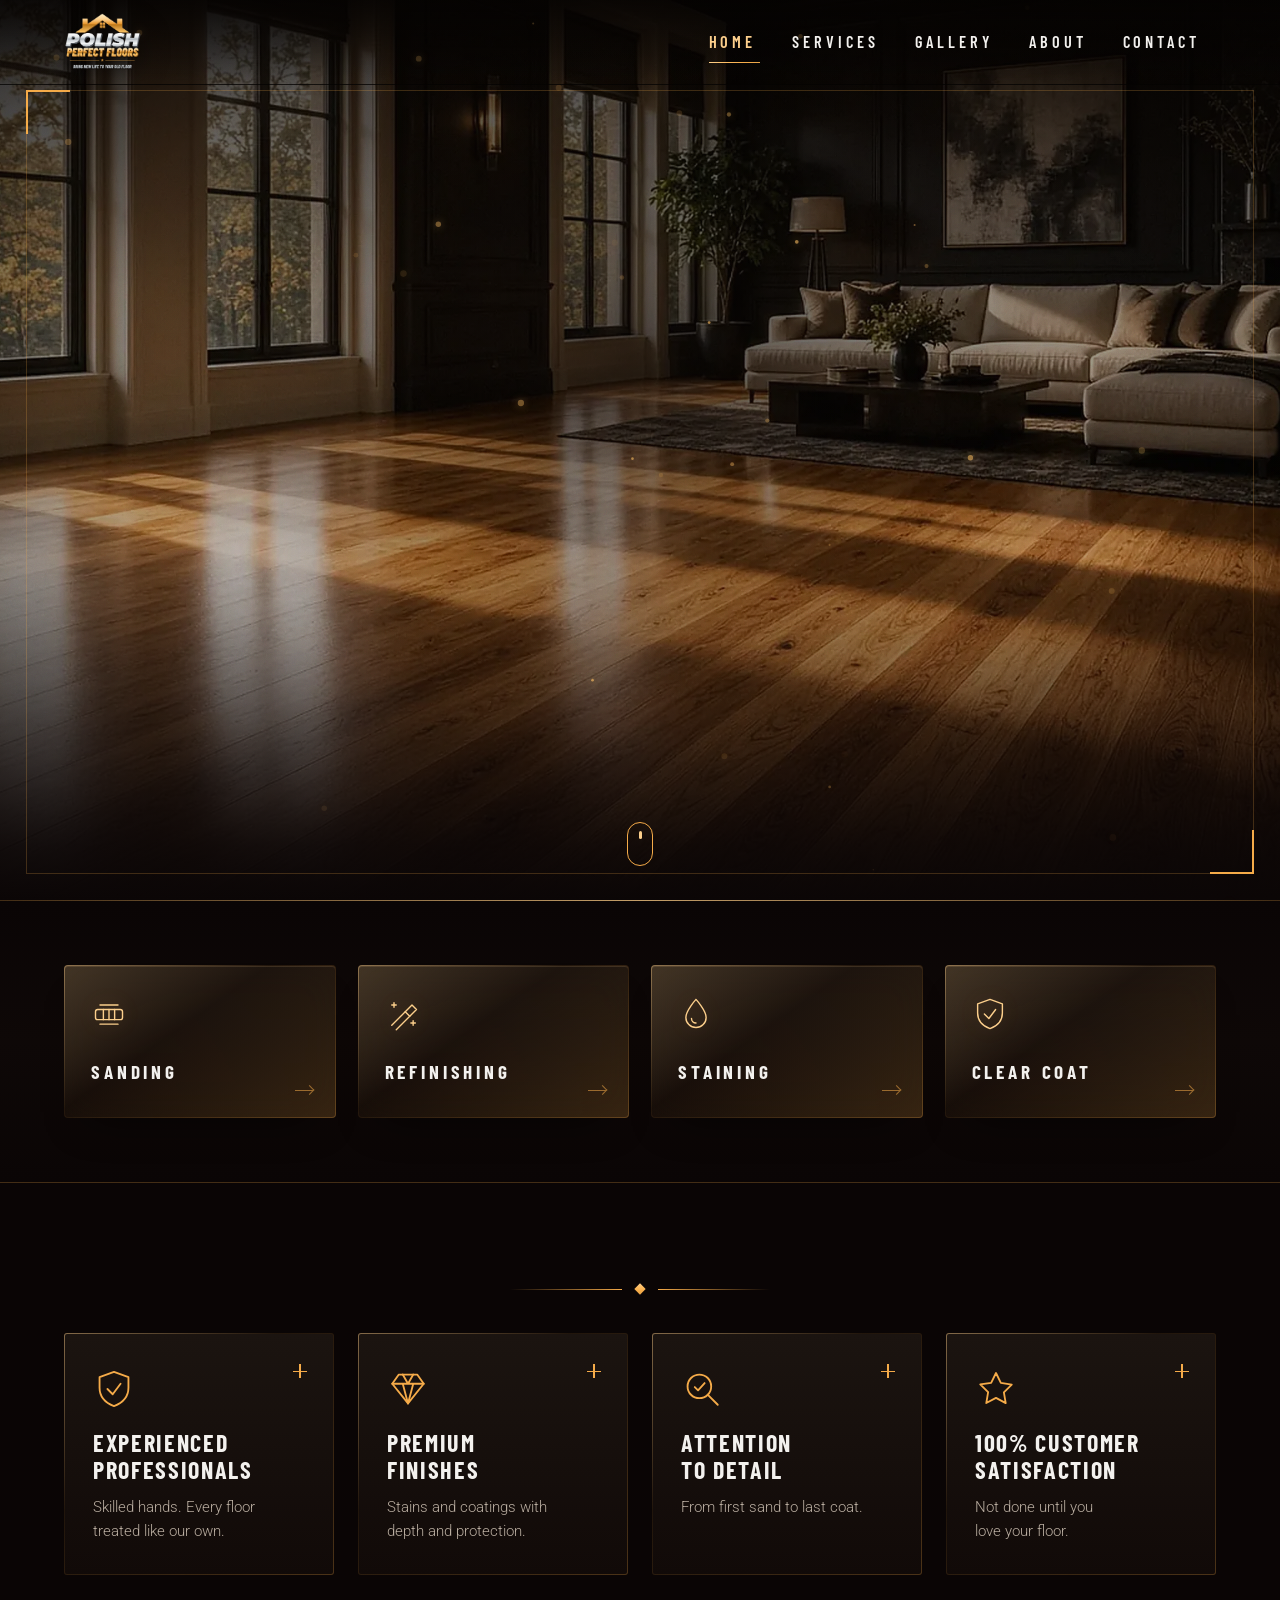
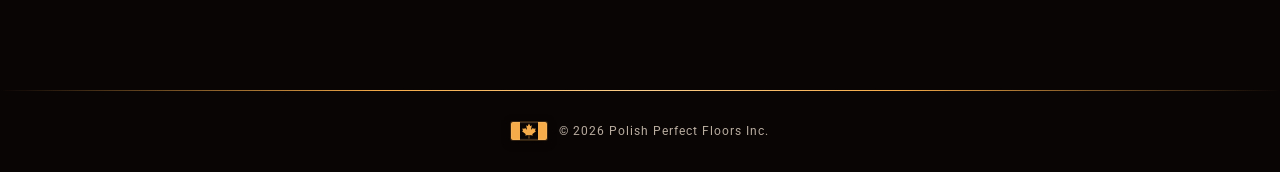
<file: index.html>
<!DOCTYPE html>
<html lang="en-CA">
<head>
<meta charset="utf-8">
<meta name="viewport" content="width=device-width, initial-scale=1">
<title>Polish Perfect Floors | Hardwood Floor Refinishing in Ajax, ON</title>
<meta name="description" content="Hardwood floor sanding, refinishing, staining and clear coat finishing in Ajax, Ontario.">
<meta name="theme-color" content="#0a0505">
<link rel="canonical" href="https://polishperfectfloors.ca/">

<meta name="robots" content="index,follow">
<!-- Social sharing -->
<meta property="og:type" content="website">
<meta property="og:site_name" content="Polish Perfect Floors">
<meta property="og:title" content="Polish Perfect Floors | Hardwood Floor Refinishing in Ajax, ON">
<meta property="og:description" content="Hardwood floor sanding, refinishing, staining and clear coat finishing in Ajax, Ontario.">
<meta property="og:url" content="https://polishperfectfloors.ca/">
<meta property="og:image" content="https://polishperfectfloors.ca/assets/img/og-image.jpg">
<meta property="og:locale" content="en_CA">
<meta name="twitter:card" content="summary_large_image">
<meta name="twitter:image" content="https://polishperfectfloors.ca/assets/img/og-image.jpg">
<!-- Favicon: gold house icon from the metallic logo -->
<link rel="icon" type="image/png" sizes="32x32" href="assets/img/favicon.png">
<link rel="icon" type="image/png" sizes="64x64" href="assets/img/favicon-64.png">
<link rel="apple-touch-icon" sizes="180x180" href="assets/img/apple-touch-icon.png">
<link rel="preconnect" href="https://fonts.googleapis.com">
<link rel="preconnect" href="https://fonts.gstatic.com" crossorigin>
<link rel="stylesheet" href="https://fonts.googleapis.com/css2?family=Barlow+Condensed:ital,wght@0,600;0,700;1,600;1,700;1,800&family=Cormorant+Garamond:ital,wght@0,600;1,600;1,700&family=Montserrat:ital,wght@1,800;1,900&family=Roboto:wght@400;500;700&display=swap">
<link rel="stylesheet" href="css/style.css">
<link rel="preload" as="image" href="assets/img/hero-cinematic.webp" fetchpriority="high">
<script>document.documentElement.className+=' js';</script>
<script type="application/ld+json">
{
 "@context": "https://schema.org",
 "@type": "HomeAndConstructionBusiness",
 "name": "Polish Perfect Floors",
 "legalName": "Polish Perfect Floors Inc.",
 "description": "Hardwood floor sanding, refinishing, staining and clear coat finishing in Ajax, Ontario.",
 "telephone": "+1-437-707-6004",
 "@id": "https://polishperfectfloors.ca/#business",
 "url": "https://polishperfectfloors.ca/",
 "image": "https://polishperfectfloors.ca/assets/img/og-image.jpg",
 "logo": "https://polishperfectfloors.ca/assets/img/logo-metallic.png",
 "address": {
  "@type": "PostalAddress",
  "addressLocality": "Ajax",
  "addressRegion": "ON",
  "addressCountry": "CA"
 },
 "areaServed": {
  "@type": "City",
  "name": "Ajax, Ontario"
 },
 "founder": {
  "@type": "Person",
  "name": "Ralph Samad"
 }
}
</script>
</head>
<body>
<a class="skip-link" href="#main">Skip to content</a>
<header class="site-header" id="siteHeader">
  <div class="container header-inner">
    <a class="brand" href="index.html" aria-label="Polish Perfect Floors — home">
      <img class="logo-img" src="assets/img/logo-metallic-sm.png" alt="Polish Perfect Floors" width="420" height="314">
    </a>
    <button class="nav-toggle" type="button" aria-expanded="false" aria-controls="nav" aria-label="Open menu"><span></span></button>
    <nav class="nav" id="nav" aria-label="Main">
      <a href="index.html" aria-current="page">Home</a><a href="services.html">Services</a><a href="gallery.html">Gallery</a><a href="about.html">About</a><a href="contact.html">Contact</a>
    </nav>
  </div>
</header>
<main id="main">

<section class="hero" aria-label="Welcome">
  <div class="hero-media"><img src="assets/img/hero-cinematic.webp" alt="Gleaming refinished hardwood floor in a luxurious living room with warm golden light" width="1920" height="1080" fetchpriority="high"></div>
  <div class="hero-grain" aria-hidden="true"></div>
  <canvas class="hero-dust" id="dust" aria-hidden="true"></canvas>
  <div class="hero-frame" aria-hidden="true"></div>
  <div class="container hero-inner">
    <h1 class="sr-only">Bring new life to your old floor</h1>
    <div class="hero-logo-wrap">
      <img class="hero-logo hero-logo-roof" src="assets/img/logo-metallic.png" alt="Polish Perfect Floors" width="1100" height="823" fetchpriority="high">
      <img class="hero-logo hero-logo-left" src="assets/img/logo-metallic.png" alt="" width="1100" height="823" decoding="async" aria-hidden="true">
      <img class="hero-logo hero-logo-right" src="assets/img/logo-metallic.png" alt="" width="1100" height="823" decoding="async" aria-hidden="true">
    </div>
    <p class="hero-eyebrow"><span>Hardwood Floor Refinishing</span><i aria-hidden="true"></i><span>Ajax, ON</span></p>
    <div class="hero-ralph" aria-hidden="true">
      <p class="hero-ralph-name">Ralph Samad</p>
      <p class="hero-ralph-tag">Bring new life to your old floor</p>
    </div>
  </div>
  <a class="scroll-cue" href="#services" aria-label="Scroll to services"></a>
</section>

<section class="svc-strip" id="services" aria-label="Our services">
  <div class="container">
    <ul class="svc-links">
      <li class="reveal" style="--d:0.00s"><button type="button" class="svc-card" data-svc="sanding" aria-haspopup="dialog" aria-controls="svc-modal"><svg viewBox="0 0 32 32" fill="none" stroke="currentColor" stroke-width="1.25" stroke-linecap="round" stroke-linejoin="round" aria-hidden="true"><rect x="4" y="12" width="24" height="9" rx="2"/><path d="M8 25h16M8 8h16M11 12v9M16 12v9M21 12v9"/></svg><span>Sanding</span><i aria-hidden="true"></i></button></li>
      <li class="reveal" style="--d:0.08s"><button type="button" class="svc-card" data-svc="refinishing" aria-haspopup="dialog" aria-controls="svc-modal"><svg viewBox="0 0 32 32" fill="none" stroke="currentColor" stroke-width="1.25" stroke-linecap="round" stroke-linejoin="round" aria-hidden="true"><path d="M6 26 18 14l4 4L10 30"/><path d="m18 14 6-6 4 4-6 6M8 6v4M6 8h4M25 22v4M23 24h4"/></svg><span>Refinishing</span><i aria-hidden="true"></i></button></li>
      <li class="reveal" style="--d:0.16s"><button type="button" class="svc-card" data-svc="staining" aria-haspopup="dialog" aria-controls="svc-modal"><svg viewBox="0 0 32 32" fill="none" stroke="currentColor" stroke-width="1.25" stroke-linecap="round" stroke-linejoin="round" aria-hidden="true"><path d="M16 3S7 13 7 19a9 9 0 0 0 18 0C25 13 16 3 16 3z"/><path d="M12 20a4 4 0 0 0 4 4"/></svg><span>Staining</span><i aria-hidden="true"></i></button></li>
      <li class="reveal" style="--d:0.24s"><button type="button" class="svc-card" data-svc="clear-coat" aria-haspopup="dialog" aria-controls="svc-modal"><svg viewBox="0 0 32 32" fill="none" stroke="currentColor" stroke-width="1.25" stroke-linecap="round" stroke-linejoin="round" aria-hidden="true"><path d="M16 3 5 7v8c0 7 4.5 11.5 11 14 6.5-2.5 11-7 11-14V7L16 3z"/><path d="m11 16 4 4 6-8"/></svg><span>Clear Coat</span><i aria-hidden="true"></i></button></li>
    </ul>
  </div>
</section>

<section class="section trust" aria-label="Why choose us">
  <div class="container">
    <div class="ornament reveal"><i></i></div>
    <div class="trust-grid">
      <div class="trust-card reveal" style="--d:0.0s">
        <h3><button class="trust-btn" type="button" id="tb0" aria-expanded="false" aria-controls="tp0"><svg viewBox="0 0 32 32" fill="none" stroke="currentColor" stroke-width="1.4" stroke-linecap="round" stroke-linejoin="round" aria-hidden="true"><path d="M16 3 5 7v8c0 7 4.5 11.5 11 14 6.5-2.5 11-7 11-14V7L16 3z"/><path d="m11 16 4 4 6-8"/></svg><span class="t-title">Experienced Professionals</span><span class="t-sub">Skilled hands. Every floor treated like our own.</span><span class="t-plus" aria-hidden="true"></span></button></h3>
        <div class="trust-panel" id="tp0" role="region" aria-labelledby="tb0"><div><p>Ralph Samad has helped manage and deliver more than 500 hardwood floor projects across Victoria, Australia. Now he brings those Australian flooring standards to homes in Canada.</p></div></div>
      </div>
      <div class="trust-card reveal" style="--d:0.1s">
        <h3><button class="trust-btn" type="button" id="tb1" aria-expanded="false" aria-controls="tp1"><svg viewBox="0 0 32 32" fill="none" stroke="currentColor" stroke-width="1.4" stroke-linecap="round" stroke-linejoin="round" aria-hidden="true"><path d="M9 5h14l5 7-12 15L4 12l5-7z"/><path d="M4 12h24M12 5l4 7 4-7M16 27l-4-15M16 27l4-15"/></svg><span class="t-title">Premium Finishes</span><span class="t-sub">Stains and coatings with depth and protection.</span><span class="t-plus" aria-hidden="true"></span></button></h3>
        <div class="trust-panel" id="tp1" role="region" aria-labelledby="tb1"><div><p>Stains and clear coats are chosen for depth, colour and durable protection. Each finish is matched to the home it goes into.</p></div></div>
      </div>
      <div class="trust-card reveal" style="--d:0.2s">
        <h3><button class="trust-btn" type="button" id="tb2" aria-expanded="false" aria-controls="tp2"><svg viewBox="0 0 32 32" fill="none" stroke="currentColor" stroke-width="1.4" stroke-linecap="round" stroke-linejoin="round" aria-hidden="true"><circle cx="14" cy="14" r="9"/><path d="m28 28-7.5-7.5M10.5 14.5l2.5 2.5 5-5.5"/></svg><span class="t-title">Attention to Detail</span><span class="t-sub">From first sand to last coat.</span><span class="t-plus" aria-hidden="true"></span></button></h3>
        <div class="trust-panel" id="tp2" role="region" aria-labelledby="tb2"><div><p>Careful prep comes first, then even sanding with clean edges and corners. We work with dust in mind and inspect the floor before each coat.</p></div></div>
      </div>
      <div class="trust-card reveal" style="--d:0.3s">
        <h3><button class="trust-btn" type="button" id="tb3" aria-expanded="false" aria-controls="tp3"><svg viewBox="0 0 32 32" fill="none" stroke="currentColor" stroke-width="1.4" stroke-linecap="round" stroke-linejoin="round" aria-hidden="true"><path d="m16 3.8 3.7 7.6 8.3 1.2-6 5.9 1.4 8.3L16 22.8l-7.4 3.9L10 18.4 4 12.5l8.3-1.2L16 3.8z"/></svg><span class="t-title">100% Customer Satisfaction</span><span class="t-sub">Not done until you love your floor.</span><span class="t-plus" aria-hidden="true"></span></button></h3>
        <div class="trust-panel" id="tp3" role="region" aria-labelledby="tb3"><div><p>At the end of the job, we walk the floor together. It is not finished until you are happy with it.</p></div></div>
      </div>
    </div>
  </div>
</section>


<dialog class="svc-modal" id="svc-modal" role="dialog" aria-modal="true" aria-labelledby="svc-modal-title">
  <div class="svc-modal-panel">
    <button type="button" class="svc-modal-close" aria-label="Close"><svg viewBox="0 0 24 24" fill="none" stroke="currentColor" stroke-width="1.8" stroke-linecap="round" aria-hidden="true"><path d="M6 6l12 12M18 6 6 18"/></svg></button>
    <h2 id="svc-modal-title"></h2>
    <div class="svc-modal-body" id="svc-modal-body"></div>
  </div>
</dialog>
</main>
<footer class="site-footer">
  <div class="container">
    <p class="foot-copy"><svg class="flag" role="img" aria-label="Canada" viewBox="0 0 9600 4800" width="40" height="20" xmlns="http://www.w3.org/2000/svg"><path fill="#f5ab49" d="M0 0h2400l99 99h4602l99-99h2400v4800h-2400l-99-99h-4602l-99 99H0z"/><path fill="#0a0505" d="M2400 0h4800v4800h-4800z"/><path fill="#f5ab49" d="M4890 4430l-45-863a95 95 0 0 1 111-98l859 151-116-320a65 65 0 0 1 20-73l941-762-212-99a65 65 0 0 1-34-79l186-572-542 115a65 65 0 0 1-73-38l-105-247-423 454a65 65 0 0 1-111-57l204-1052-327 189a65 65 0 0 1-91-27l-332-652-332 652a65 65 0 0 1-91 27l-327-189 204 1052a65 65 0 0 1-111 57l-423-454-105 247a65 65 0 0 1-73 38l-542-115 186 572a65 65 0 0 1-34 79l-212 99 941 762a65 65 0 0 1 20 73l-116 320 859-151a95 95 0 0 1 111 98l-45 863z" transform="translate(0 0)"/><rect x="160" y="160" width="9280" height="4480" rx="260" fill="none" stroke="#fccf8c" stroke-width="110" opacity=".6"/></svg><span>&copy; 2026 Polish Perfect Floors Inc.</span></p>
  </div>
</footer>
<script src="js/main.js" defer></script>
</body>
</html>
</file>
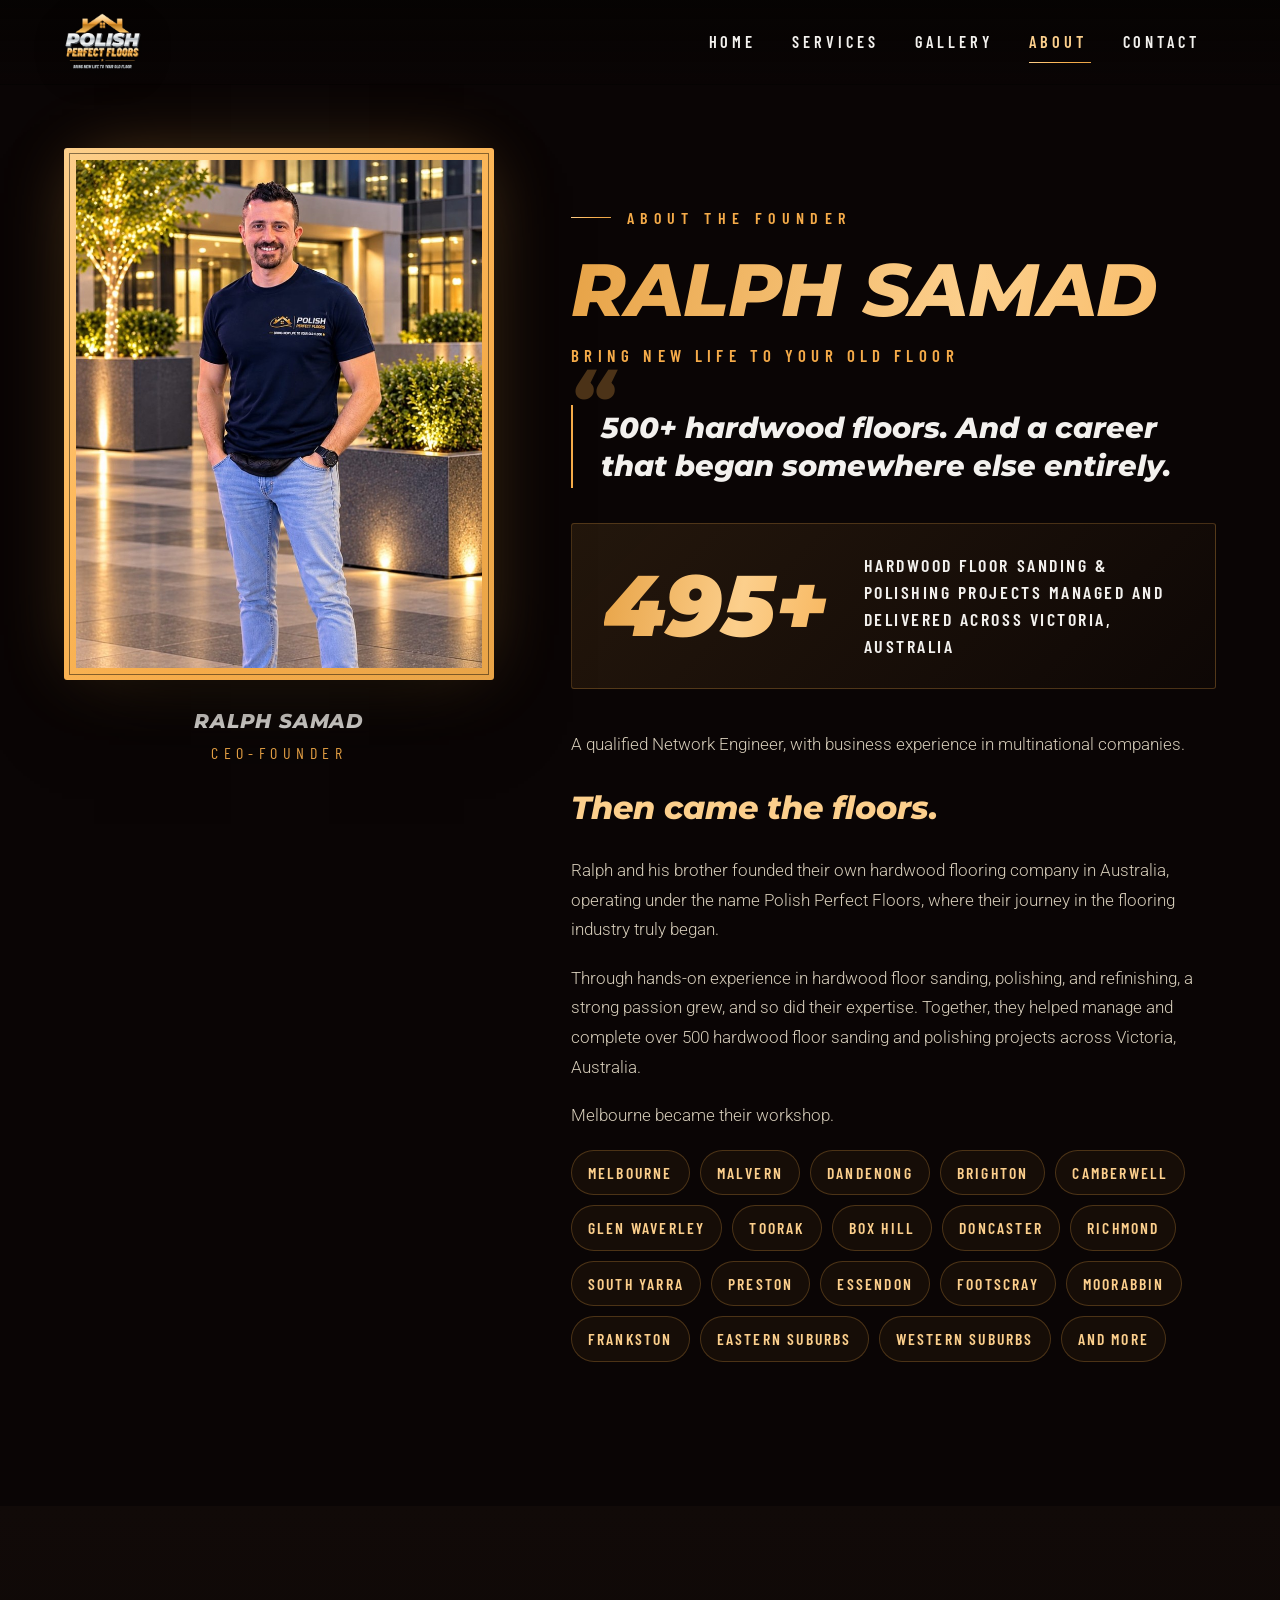
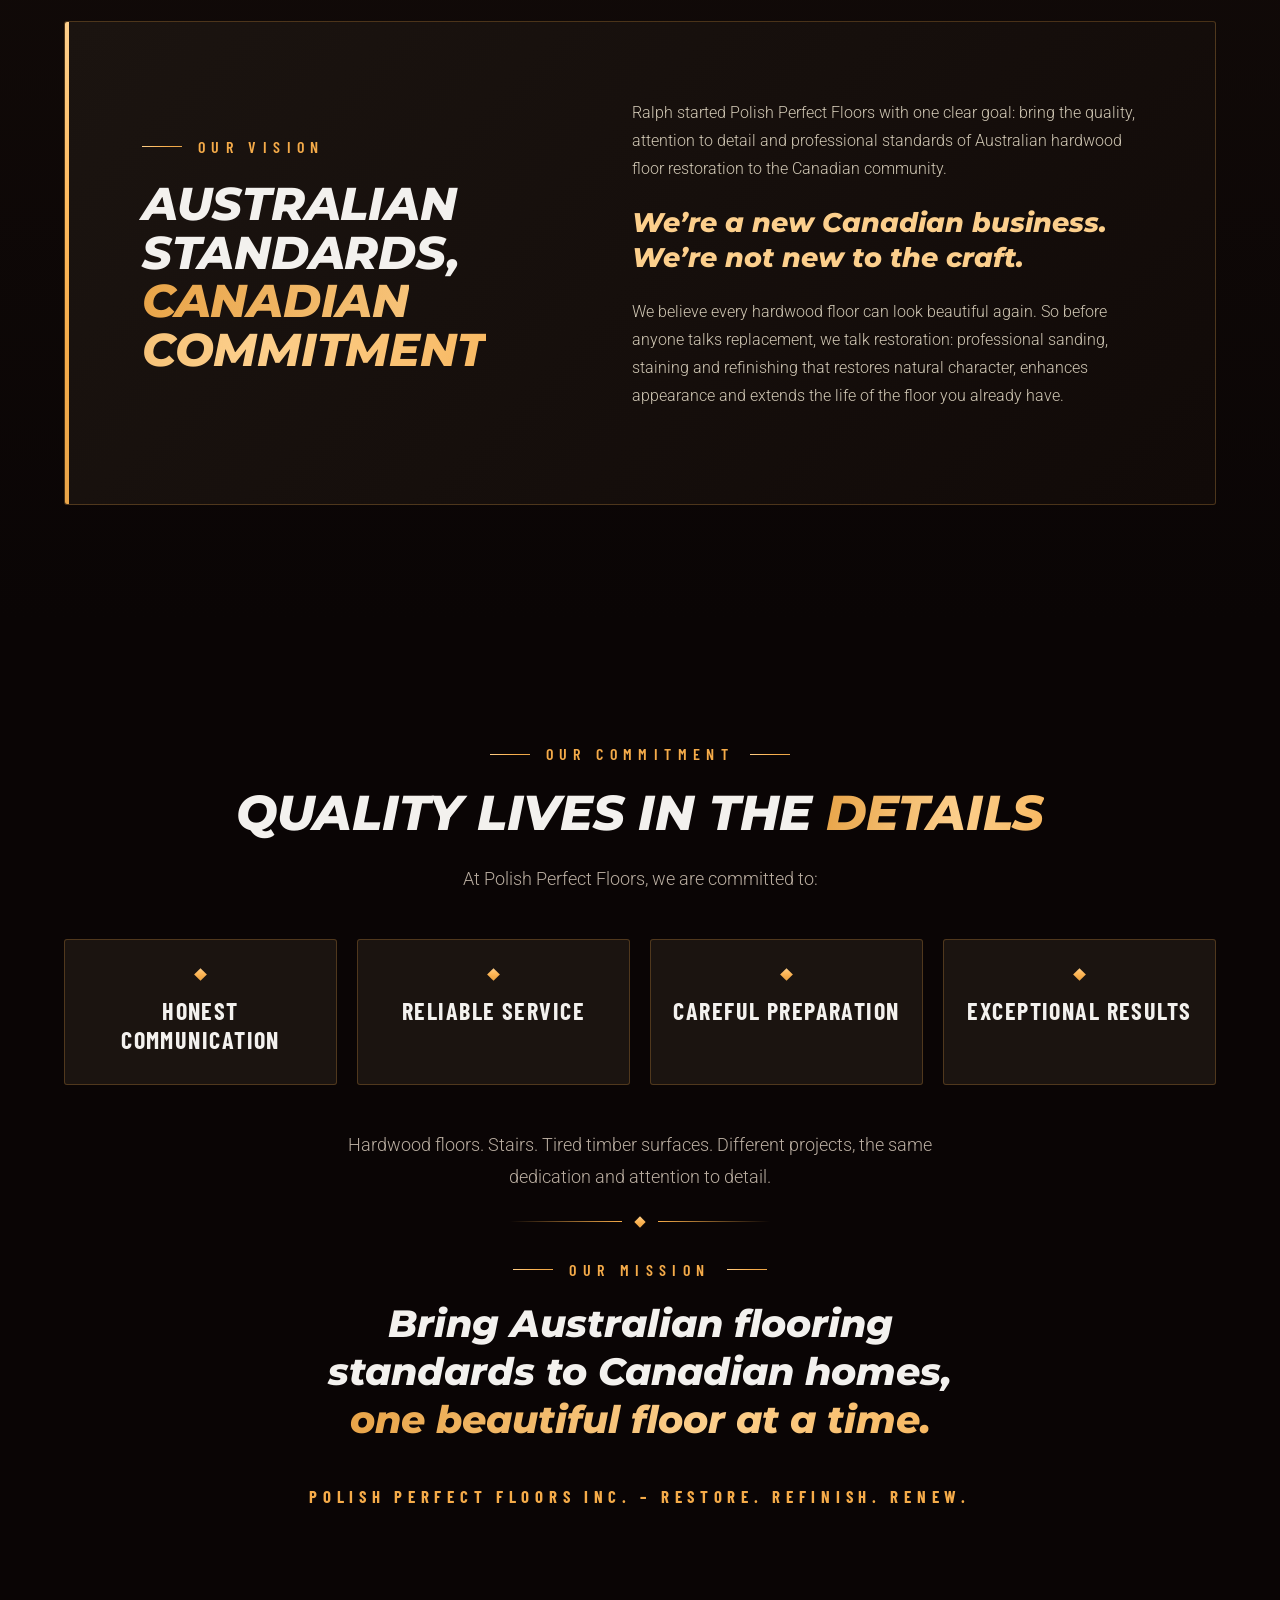
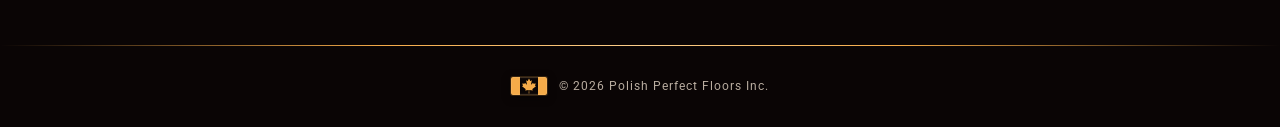
<file: about.html>
<!DOCTYPE html>
<html lang="en-CA">
<head>
<meta charset="utf-8">
<meta name="viewport" content="width=device-width, initial-scale=1">
<title>About Founder Ralph Samad | Polish Perfect Floors Inc.</title>
<meta name="description" content="Meet Ralph Samad, founder of Polish Perfect Floors Inc. 500+ hardwood floor sanding and polishing projects across Victoria, Australia, now restoring floors in Canada.">
<meta name="theme-color" content="#0a0505">
<link rel="canonical" href="https://polishperfectfloors.ca/about.html">

<meta name="robots" content="index,follow">
<!-- Social sharing -->
<meta property="og:type" content="website">
<meta property="og:site_name" content="Polish Perfect Floors">
<meta property="og:title" content="About Founder Ralph Samad | Polish Perfect Floors Inc.">
<meta property="og:description" content="Meet Ralph Samad, founder of Polish Perfect Floors Inc. 500+ hardwood floor sanding and polishing projects across Victoria, Australia, now restoring floors in Canada.">
<meta property="og:url" content="https://polishperfectfloors.ca/about.html">
<meta property="og:image" content="https://polishperfectfloors.ca/assets/img/og-image.jpg">
<meta property="og:locale" content="en_CA">
<meta name="twitter:card" content="summary_large_image">
<meta name="twitter:image" content="https://polishperfectfloors.ca/assets/img/og-image.jpg">
<!-- Favicon: gold house icon from the metallic logo -->
<link rel="icon" type="image/png" sizes="32x32" href="assets/img/favicon.png">
<link rel="icon" type="image/png" sizes="64x64" href="assets/img/favicon-64.png">
<link rel="apple-touch-icon" sizes="180x180" href="assets/img/apple-touch-icon.png">
<link rel="preconnect" href="https://fonts.googleapis.com">
<link rel="preconnect" href="https://fonts.gstatic.com" crossorigin>
<link rel="stylesheet" href="https://fonts.googleapis.com/css2?family=Barlow+Condensed:ital,wght@0,600;0,700;1,600;1,700;1,800&family=Montserrat:ital,wght@1,800;1,900&family=Roboto:wght@400;500;700&display=swap">
<link rel="stylesheet" href="css/style.css">
<script>document.documentElement.className+=' js';</script>
<script type="application/ld+json">
{
 "@context": "https://schema.org",
 "@type": "AboutPage",
 "name": "About Founder Ralph Samad",
 "url": "https://polishperfectfloors.ca/about.html",
 "description": "Meet Ralph Samad, founder of Polish Perfect Floors Inc. 500+ hardwood floor sanding and polishing projects across Victoria, Australia, now restoring floors in Canada.",
 "mainEntity": {
  "@type": "Person",
  "name": "Ralph Samad",
  "jobTitle": "CEO-Founder",
  "worksFor": {
   "@type": "Organization",
   "name": "Polish Perfect Floors Inc.",
   "url": "https://polishperfectfloors.ca/"
  }
 }
}
</script>
</head>
<body>
<a class="skip-link" href="#main">Skip to content</a>
<header class="site-header" id="siteHeader">
  <div class="container header-inner">
    <a class="brand" href="index.html" aria-label="Polish Perfect Floors — home">
      <img class="logo-img" src="assets/img/logo-metallic-sm.png" alt="Polish Perfect Floors" width="420" height="314">
    </a>
    <button class="nav-toggle" type="button" aria-expanded="false" aria-controls="nav" aria-label="Open menu"><span></span></button>
    <nav class="nav" id="nav" aria-label="Main">
      <a href="index.html">Home</a><a href="services.html">Services</a><a href="gallery.html">Gallery</a><a href="about.html" aria-current="page">About</a><a href="contact.html">Contact</a>
    </nav>
  </div>
</header>
<main id="main">
<!-- FOUNDER PHOTO: replace assets/img/ralph-samad.jpg with a real portrait (4:5 crop, about 800x1000). -->
<section class="section about-top">
  <div class="container">
    <div class="founder-grid">
      <div class="founder-photo reveal reveal-left">
        <!-- FOUNDER PHOTO: replace assets/img/ralph-samad.jpg with a real portrait (4:5 portrait crop works best, about 800x1000). -->
        <div class="frame"><img src="assets/img/ralph-samad.jpg" alt="Portrait of Ralph Samad, CEO-Founder of Polish Perfect Floors Inc." width="800" height="1000" fetchpriority="high"></div>
        <div class="frame-cap"><strong>Ralph Samad</strong><span>CEO-Founder</span></div>
      </div>
      <div class="founder-head">
        <div class="eyebrow reveal">About the Founder</div>
        <h1 class="gold-text reveal" style="--d:.05s">Ralph Samad</h1>
        <p class="founder-sub reveal" style="--d:.1s">Bring new life to your old floor</p>
        <p class="hook reveal" style="--d:.15s">500+ hardwood floors. And a career that began somewhere else entirely.</p>
        <div class="stat reveal" style="--d:.2s"><b class="gold-text" data-count="500" data-suffix="+">500+</b><span>hardwood floor sanding &amp; polishing projects managed and delivered across Victoria, Australia</span></div>
        <div class="bio">
          <p class="reveal">A qualified Network Engineer, with business experience in multinational companies.</p>
          <p class="punch reveal">Then came the floors.</p>
          <p class="reveal">Ralph and his brother founded their own hardwood flooring company in Australia, operating under the name Polish Perfect Floors, where their journey in the flooring industry truly began.</p>
          <p class="reveal">Through hands-on experience in hardwood floor sanding, polishing, and refinishing, a strong passion grew, and so did their expertise. Together, they helped manage and complete over 500 hardwood floor sanding and polishing projects across Victoria, Australia.</p>
          <p class="reveal">Melbourne became their workshop.</p>
          <ul class="suburbs reveal" aria-label="Melbourne areas"><li class="pill">Melbourne</li><li class="pill">Malvern</li><li class="pill">Dandenong</li><li class="pill">Brighton</li><li class="pill">Camberwell</li><li class="pill">Glen Waverley</li><li class="pill">Toorak</li><li class="pill">Box Hill</li><li class="pill">Doncaster</li><li class="pill">Richmond</li><li class="pill">South Yarra</li><li class="pill">Preston</li><li class="pill">Essendon</li><li class="pill">Footscray</li><li class="pill">Moorabbin</li><li class="pill">Frankston</li><li class="pill">Eastern suburbs</li><li class="pill">Western suburbs</li><li class="pill">And more</li></ul>
        </div>
      </div>
    </div>
  </div>
</section>

<section class="section alt" aria-labelledby="visionH">
  <div class="container">
    <div class="vision reveal">
      <div>
        <div class="eyebrow">Our Vision</div>
        <h2 id="visionH">Australian Standards, <span class="gold-text">Canadian Commitment</span></h2>
      </div>
      <div>
        <p>Ralph started Polish Perfect Floors with one clear goal: bring the quality, attention to detail and professional standards of Australian hardwood floor restoration to the Canadian community.</p>
        <p class="big">We&rsquo;re a new Canadian business. We&rsquo;re not new to the craft.</p>
        <p>We believe every hardwood floor can look beautiful again. So before anyone talks replacement, we talk restoration: professional sanding, staining and refinishing that restores natural character, enhances appearance and extends the life of the floor you already have.</p>
      </div>
    </div>
  </div>
</section>

<section class="section" aria-labelledby="commitH">
  <div class="container center">
    <div class="eyebrow reveal">Our Commitment</div>
    <h2 class="h-lg reveal" id="commitH" style="--d:.05s">Quality lives in the <span class="gold-text">details</span></h2>
    <p class="lede reveal" style="--d:.1s">At Polish Perfect Floors, we are committed to:</p>
    <ul class="commit">
      <li class="reveal"><i></i>Honest communication</li>
      <li class="reveal" style="--d:.08s"><i></i>Reliable service</li>
      <li class="reveal" style="--d:.16s"><i></i>Careful preparation</li>
      <li class="reveal" style="--d:.24s"><i></i>Exceptional results</li>
    </ul>
    <p class="lede reveal">Hardwood floors. Stairs. Tired timber surfaces. Different projects, the same dedication and attention to detail.</p>
    <div class="ornament"><i></i></div>
    <p class="eyebrow reveal" style="margin-bottom:1rem">Our mission</p>
    <p class="mission reveal">Bring Australian flooring standards to Canadian homes, <span class="gold-text">one beautiful floor at a time.</span></p>
    <p class="signoff reveal">Polish Perfect Floors Inc. &ndash; Restore. Refinish. Renew.</p>
  </div>
</section>

</main>
<footer class="site-footer">
  <div class="container">
    <p class="foot-copy"><svg class="flag" role="img" aria-label="Canada" viewBox="0 0 9600 4800" width="40" height="20" xmlns="http://www.w3.org/2000/svg"><path fill="#f5ab49" d="M0 0h2400l99 99h4602l99-99h2400v4800h-2400l-99-99h-4602l-99 99H0z"/><path fill="#0a0505" d="M2400 0h4800v4800h-4800z"/><path fill="#f5ab49" d="M4890 4430l-45-863a95 95 0 0 1 111-98l859 151-116-320a65 65 0 0 1 20-73l941-762-212-99a65 65 0 0 1-34-79l186-572-542 115a65 65 0 0 1-73-38l-105-247-423 454a65 65 0 0 1-111-57l204-1052-327 189a65 65 0 0 1-91-27l-332-652-332 652a65 65 0 0 1-91 27l-327-189 204 1052a65 65 0 0 1-111 57l-423-454-105 247a65 65 0 0 1-73 38l-542-115 186 572a65 65 0 0 1-34 79l-212 99 941 762a65 65 0 0 1 20 73l-116 320 859-151a95 95 0 0 1 111 98l-45 863z" transform="translate(0 0)"/><rect x="160" y="160" width="9280" height="4480" rx="260" fill="none" stroke="#fccf8c" stroke-width="110" opacity=".6"/></svg><span>&copy; 2026 Polish Perfect Floors Inc.</span></p>
  </div>
</footer>
<script src="js/main.js" defer></script>
</body>
</html>
</file>
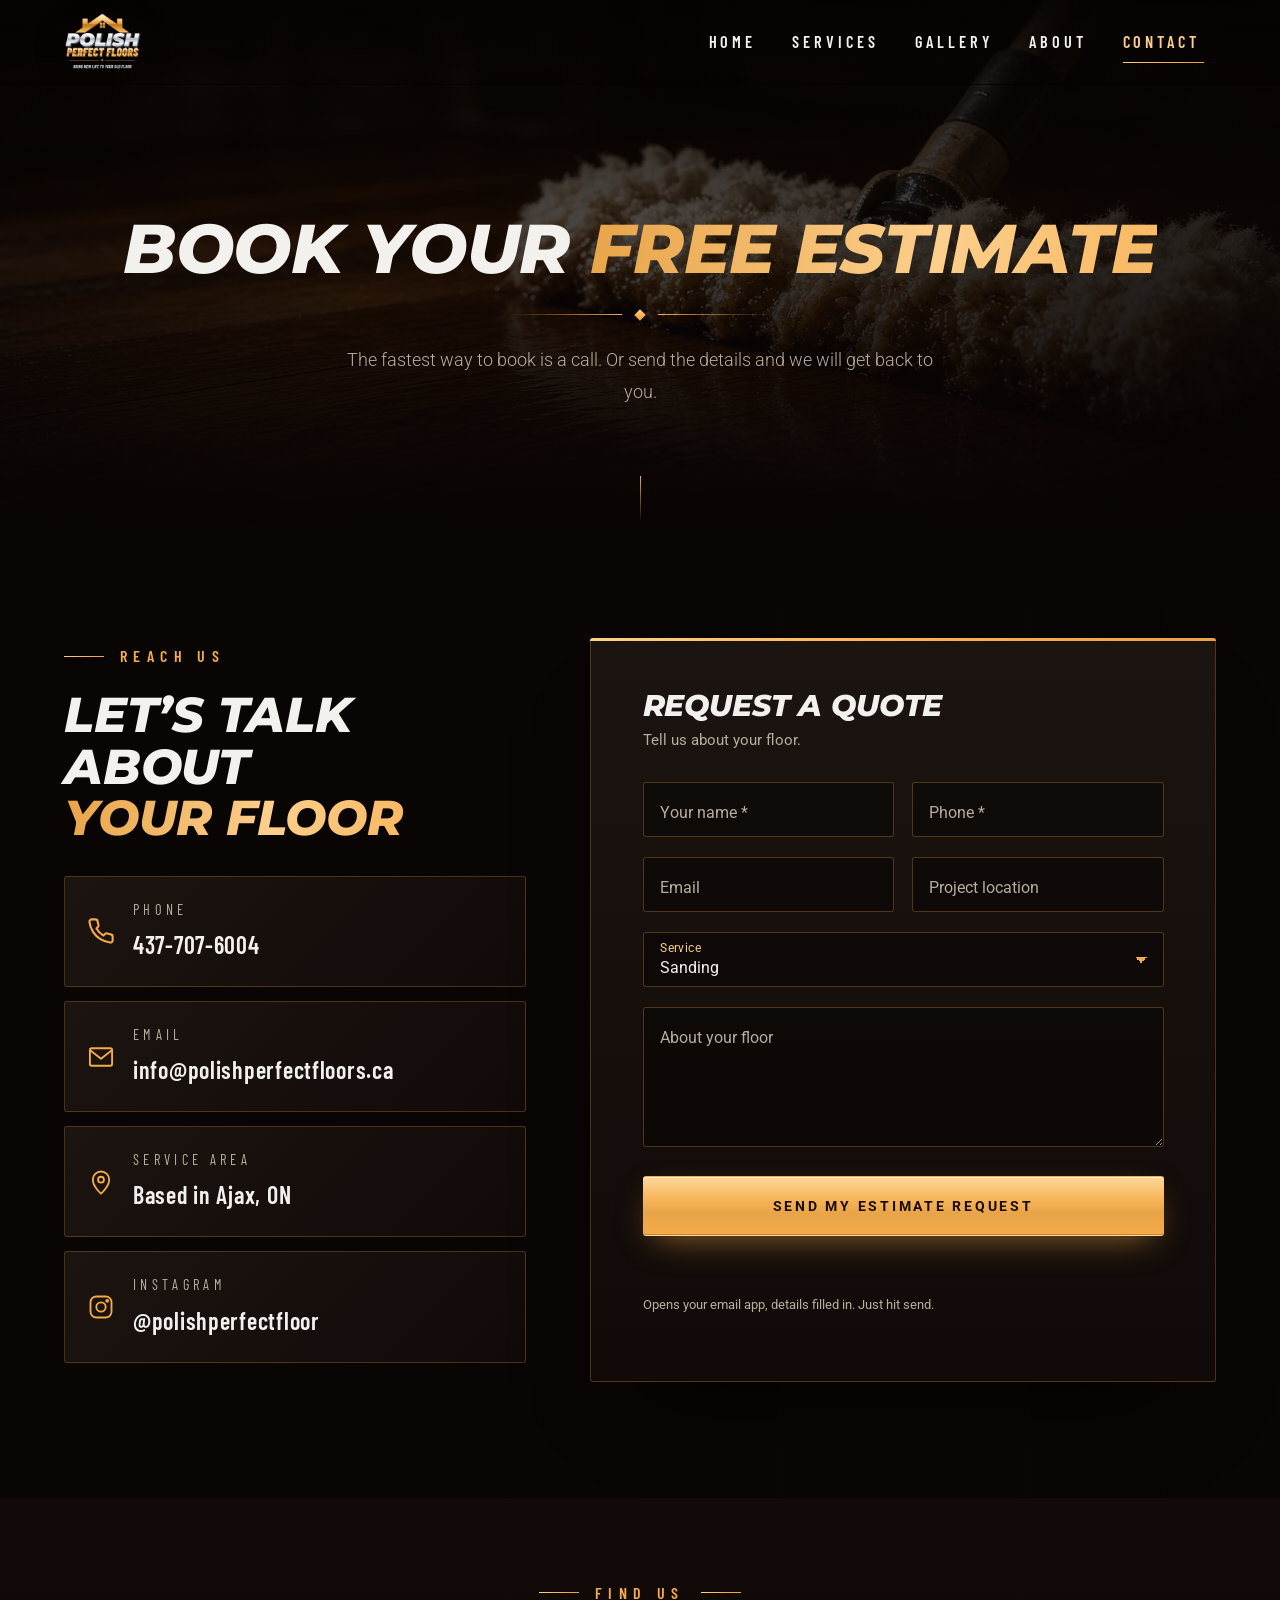
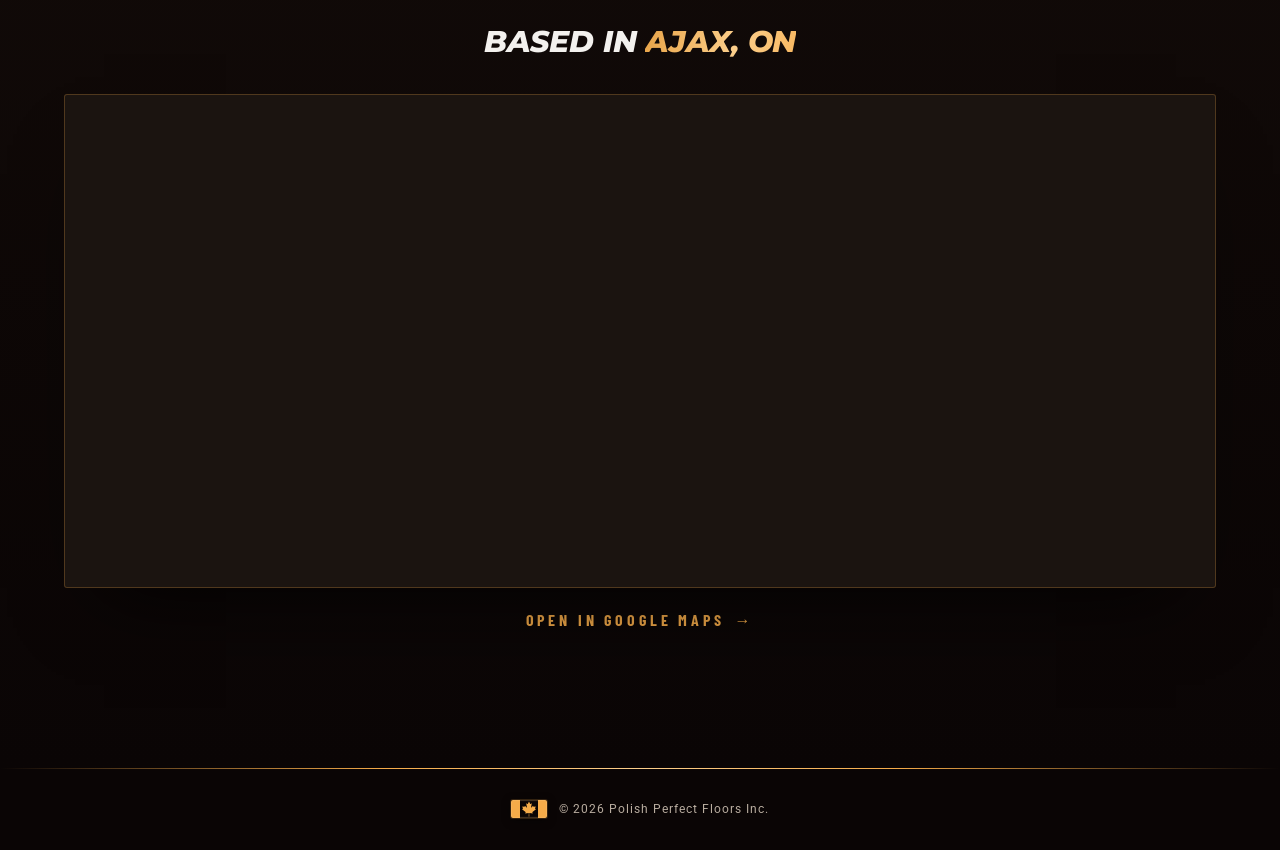
<file: contact.html>
<!DOCTYPE html>
<html lang="en-CA">
<head>
<meta charset="utf-8">
<meta name="viewport" content="width=device-width, initial-scale=1">
<title>Contact & Free Estimate | Polish Perfect Floors, Ajax ON</title>
<meta name="description" content="Call 437-707-6004 or email info@polishperfectfloors.ca to book a free estimate. Based in Ajax, Ontario.">
<meta name="theme-color" content="#0a0505">
<link rel="canonical" href="https://polishperfectfloors.ca/contact.html">

<meta name="robots" content="index,follow">
<!-- Social sharing -->
<meta property="og:type" content="website">
<meta property="og:site_name" content="Polish Perfect Floors">
<meta property="og:title" content="Contact & Free Estimate | Polish Perfect Floors, Ajax ON">
<meta property="og:description" content="Call 437-707-6004 or email info@polishperfectfloors.ca to book a free estimate. Based in Ajax, Ontario.">
<meta property="og:url" content="https://polishperfectfloors.ca/contact.html">
<meta property="og:image" content="https://polishperfectfloors.ca/assets/img/og-image.jpg">
<meta property="og:locale" content="en_CA">
<meta name="twitter:card" content="summary_large_image">
<meta name="twitter:image" content="https://polishperfectfloors.ca/assets/img/og-image.jpg">
<!-- Favicon: gold house icon from the metallic logo -->
<link rel="icon" type="image/png" sizes="32x32" href="assets/img/favicon.png">
<link rel="icon" type="image/png" sizes="64x64" href="assets/img/favicon-64.png">
<link rel="apple-touch-icon" sizes="180x180" href="assets/img/apple-touch-icon.png">
<link rel="preconnect" href="https://fonts.googleapis.com">
<link rel="preconnect" href="https://fonts.gstatic.com" crossorigin>
<link rel="stylesheet" href="https://fonts.googleapis.com/css2?family=Barlow+Condensed:ital,wght@0,600;0,700;1,600;1,700;1,800&family=Montserrat:ital,wght@1,800;1,900&family=Roboto:wght@400;500;700&display=swap">
<link rel="stylesheet" href="css/style.css">
<script>document.documentElement.className+=' js';</script>
<script type="application/ld+json">
{
 "@context": "https://schema.org",
 "@type": "ContactPage",
 "name": "Contact and Free Estimate",
 "url": "https://polishperfectfloors.ca/contact.html",
 "description": "Call 437-707-6004 or email info@polishperfectfloors.ca to book a free estimate. Based in Ajax, Ontario.",
 "mainEntity": {
  "@type": "HomeAndConstructionBusiness",
  "name": "Polish Perfect Floors",
  "telephone": "+1-437-707-6004",
  "email": "info@polishperfectfloors.ca",
  "url": "https://polishperfectfloors.ca/",
  "address": {
   "@type": "PostalAddress",
   "addressLocality": "Ajax",
   "addressRegion": "ON",
   "addressCountry": "CA"
  },
  "sameAs": [
   "https://instagram.com/polishperfectfloor"
  ]
 }
}
</script>
</head>
<body>
<a class="skip-link" href="#main">Skip to content</a>
<header class="site-header" id="siteHeader">
  <div class="container header-inner">
    <a class="brand" href="index.html" aria-label="Polish Perfect Floors — home">
      <img class="logo-img" src="assets/img/logo-metallic-sm.png" alt="Polish Perfect Floors" width="420" height="314">
    </a>
    <button class="nav-toggle" type="button" aria-expanded="false" aria-controls="nav" aria-label="Open menu"><span></span></button>
    <nav class="nav" id="nav" aria-label="Main">
      <a href="index.html">Home</a><a href="services.html">Services</a><a href="gallery.html">Gallery</a><a href="about.html">About</a><a href="contact.html" aria-current="page">Contact</a>
    </nav>
  </div>
</header>
<main id="main">
<section class="page-hero">
  <div class="bg"><img src="assets/img/detail-finish.webp" alt="" width="1280" height="720" fetchpriority="high"></div>
  <div class="container">
    <h1>Book Your <span class="gold-text">Free Estimate</span></h1>
    <div class="ornament"><i></i></div>
    <p class="lede">The fastest way to book is a call. Or send the details and we will get back to you.</p>
  </div>
</section>

<section class="section">
  <div class="container">
    <div class="contact-grid">
      <div class="reveal reveal-left">
        <div class="eyebrow">Reach us</div>
        <h2 class="h-lg">Let&rsquo;s talk about <span class="gold-text">your floor</span></h2>
        <ul class="info-list">
          <li><svg viewBox="0 0 24 24" fill="none" stroke="currentColor" stroke-width="1.8" stroke-linecap="round" stroke-linejoin="round" aria-hidden="true"><path d="M22 16.9v3a2 2 0 0 1-2.2 2 19.8 19.8 0 0 1-8.6-3.1 19.5 19.5 0 0 1-6-6A19.8 19.8 0 0 1 2.1 4.2 2 2 0 0 1 4.1 2h3a2 2 0 0 1 2 1.7c.1 1 .4 1.9.7 2.8a2 2 0 0 1-.5 2.1L8.1 9.9a16 16 0 0 0 6 6l1.3-1.3a2 2 0 0 1 2.1-.4c.9.3 1.8.6 2.8.7a2 2 0 0 1 1.7 2z"/></svg><div><small>Phone</small><a href="tel:+14377076004">437-707-6004</a></div></li>
          <li><svg viewBox="0 0 24 24" fill="none" stroke="currentColor" stroke-width="1.6" stroke-linecap="round" stroke-linejoin="round" aria-hidden="true"><rect x="2.5" y="4.5" width="19" height="15" rx="1.5"/><path d="m3 6.5 9 7 9-7"/></svg><div><small>Email</small><a href="mailto:info@polishperfectfloors.ca">info@polishperfectfloors.ca</a></div></li>
          <li><svg viewBox="0 0 24 24" fill="none" stroke="currentColor" stroke-width="1.6" stroke-linecap="round" stroke-linejoin="round" aria-hidden="true"><path d="M12 22s7-6.2 7-12a7 7 0 0 0-14 0c0 5.8 7 12 7 12z"/><circle cx="12" cy="10" r="2.5"/></svg><div><small>Service area</small><span class="v">Based in Ajax, ON</span></div></li>
          <li><svg viewBox="0 0 24 24" fill="none" stroke="currentColor" stroke-width="1.6" stroke-linecap="round" stroke-linejoin="round" aria-hidden="true"><rect x="3" y="3" width="18" height="18" rx="5"/><circle cx="12" cy="12" r="4"/><circle cx="17.3" cy="6.7" r=".8" fill="currentColor"/></svg><div><small>Instagram</small><a href="https://instagram.com/polishperfectfloor" target="_blank" rel="noopener">@polishperfectfloor</a></div></li>
        </ul>
      </div>
      <div class="form-card reveal reveal-right">
        <h2 class="h-md" style="margin-bottom:.2em">Request a quote</h2>
        <p style="color:var(--muted);font-size:.92rem;margin-bottom:28px">Tell us about your floor.</p>
        <!-- FORM: By default this opens the visitor's email app with the details pre-filled to info@polishperfectfloors.ca (works on any hosting, no backend needed).
             TO USE FORMSPREE INSTEAD: create a free form at formspree.io, then paste your endpoint into data-endpoint below,
             e.g. data-endpoint="https://formspree.io/f/xxxxxxxx". Submissions will then go straight to your inbox without opening an email app. -->
        <form id="estimateForm" data-endpoint="" novalidate>
          <div class="hp" aria-hidden="true"><label>Leave this empty<input type="text" name="_gotcha" tabindex="-1" autocomplete="off"></label></div>
          <div class="f-row">
            <div class="field"><input id="f-name" name="name" type="text" required autocomplete="name" placeholder=" "><label for="f-name">Your name *</label></div>
            <div class="field"><input id="f-phone" name="phone" type="tel" required autocomplete="tel" placeholder=" "><label for="f-phone">Phone *</label></div>
          </div>
          <div class="f-row">
            <div class="field"><input id="f-email" name="email" type="email" autocomplete="email" placeholder=" "><label for="f-email">Email</label></div>
            <div class="field"><input id="f-loc" name="location" type="text" autocomplete="address-level2" placeholder=" "><label for="f-loc">Project location</label></div>
          </div>
          <div class="field">
            <select id="f-svc" name="service">
              <option>Sanding</option><option>Refinishing</option><option>Staining</option><option>Clear Coat Finishing</option><option>Not sure yet</option>
            </select><label for="f-svc">Service</label></div>
          <div class="field"><textarea id="f-msg" name="message" placeholder=" "></textarea><label for="f-msg">About your floor</label></div>
          <button class="btn btn-gold btn-lg" type="submit" style="width:100%"><span>Send my estimate request</span></button>
          <p class="form-status" id="formStatus" role="status" aria-live="polite"></p>
          <p class="form-note">Opens your email app, details filled in. Just hit send.</p>
        </form>
      </div>
    </div>
  </div>
</section>

<section class="section alt map-sec">
  <div class="container">
    <div class="center" style="margin-bottom:36px"><div class="eyebrow reveal">Find us</div><h2 class="h-md reveal" style="--d:.05s">Based in <span class="gold-text">Ajax, ON</span></h2></div>
    <div class="map-wrap reveal"><iframe title="Map of Ajax, Ontario" loading="lazy" referrerpolicy="no-referrer-when-downgrade" src="https://www.google.com/maps?q=Ajax,+Ontario,+Canada&amp;z=11&amp;output=embed"></iframe></div>
    <p class="center" style="margin-top:18px"><a class="link-arrow" href="https://www.google.com/maps/search/?api=1&amp;query=Ajax%2C+Ontario" target="_blank" rel="noopener">Open in Google Maps</a></p>
  </div>
</section>
</main>
<footer class="site-footer">
  <div class="container">
    <p class="foot-copy"><svg class="flag" role="img" aria-label="Canada" viewBox="0 0 9600 4800" width="40" height="20" xmlns="http://www.w3.org/2000/svg"><path fill="#f5ab49" d="M0 0h2400l99 99h4602l99-99h2400v4800h-2400l-99-99h-4602l-99 99H0z"/><path fill="#0a0505" d="M2400 0h4800v4800h-4800z"/><path fill="#f5ab49" d="M4890 4430l-45-863a95 95 0 0 1 111-98l859 151-116-320a65 65 0 0 1 20-73l941-762-212-99a65 65 0 0 1-34-79l186-572-542 115a65 65 0 0 1-73-38l-105-247-423 454a65 65 0 0 1-111-57l204-1052-327 189a65 65 0 0 1-91-27l-332-652-332 652a65 65 0 0 1-91 27l-327-189 204 1052a65 65 0 0 1-111 57l-423-454-105 247a65 65 0 0 1-73 38l-542-115 186 572a65 65 0 0 1-34 79l-212 99 941 762a65 65 0 0 1 20 73l-116 320 859-151a95 95 0 0 1 111 98l-45 863z" transform="translate(0 0)"/><rect x="160" y="160" width="9280" height="4480" rx="260" fill="none" stroke="#fccf8c" stroke-width="110" opacity=".6"/></svg><span>&copy; 2026 Polish Perfect Floors Inc.</span></p>
  </div>
</footer>
<script src="js/main.js" defer></script>
</body>
</html>
</file>
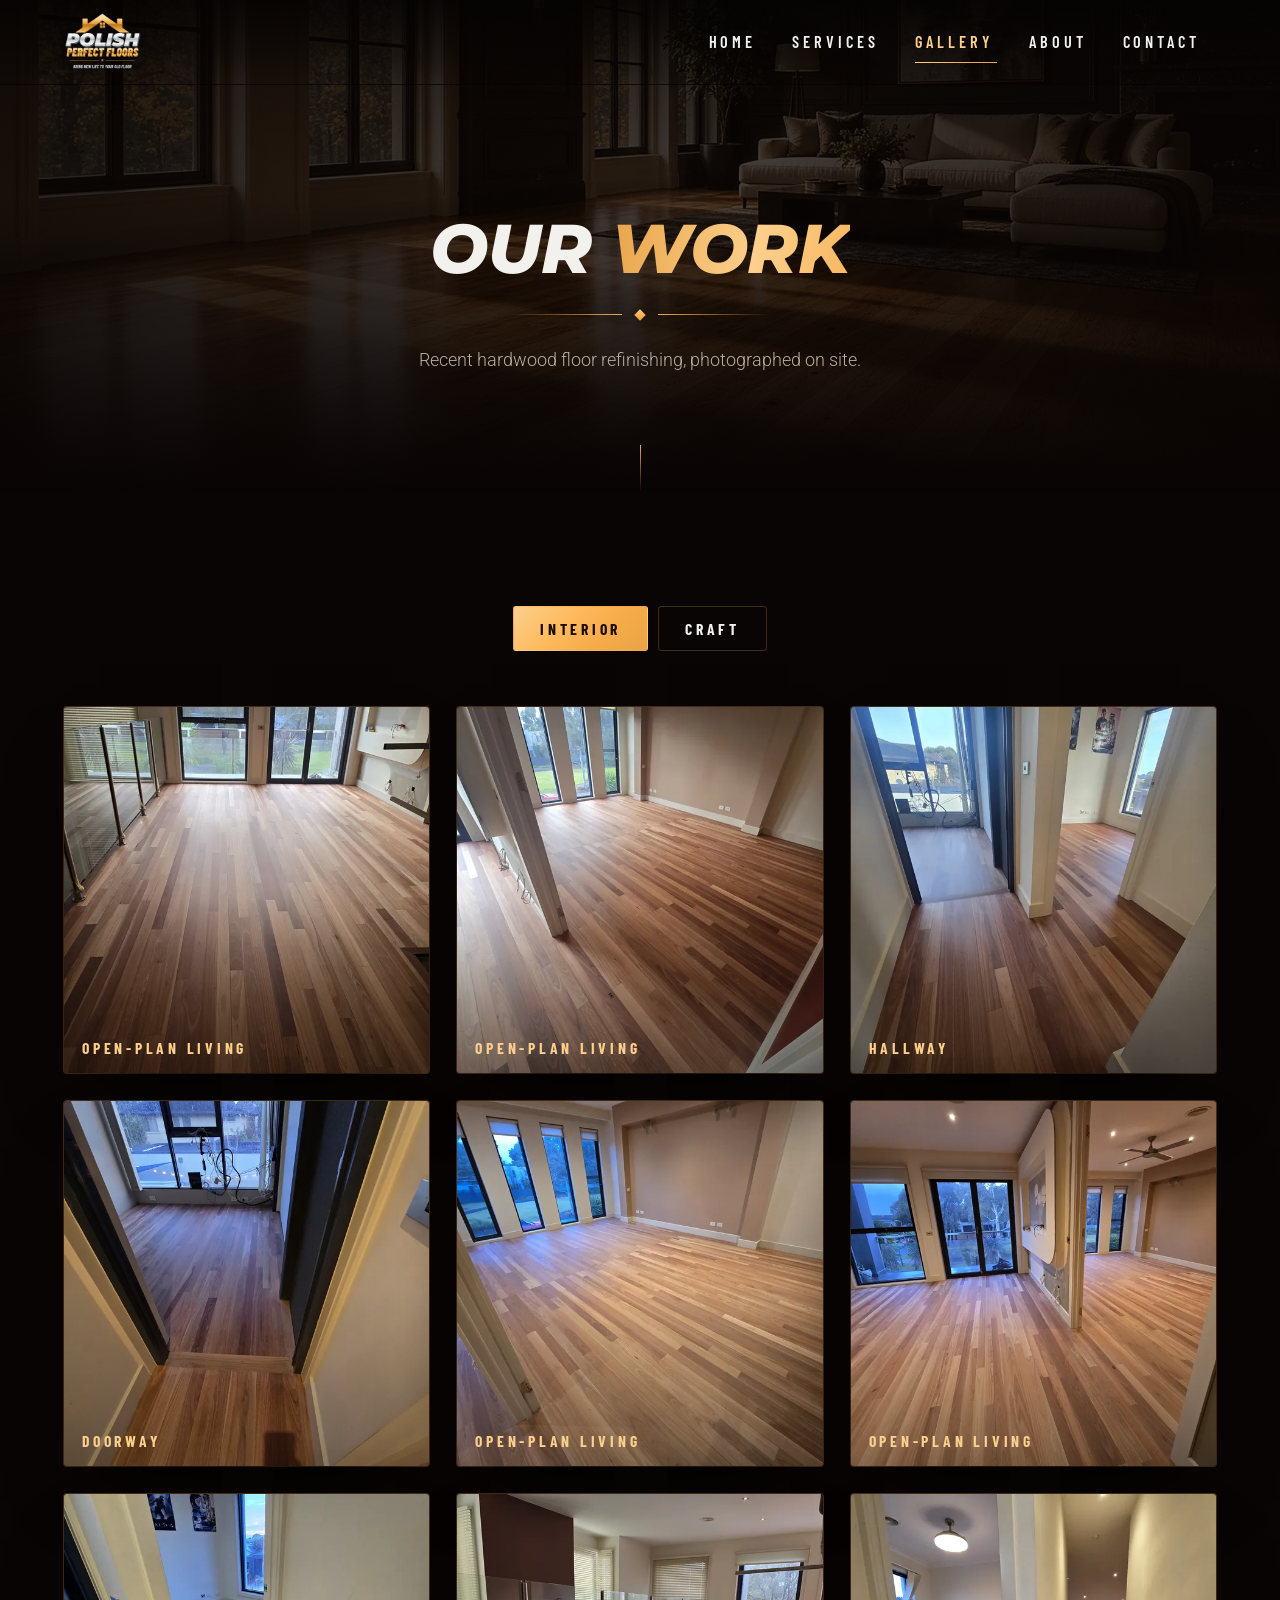
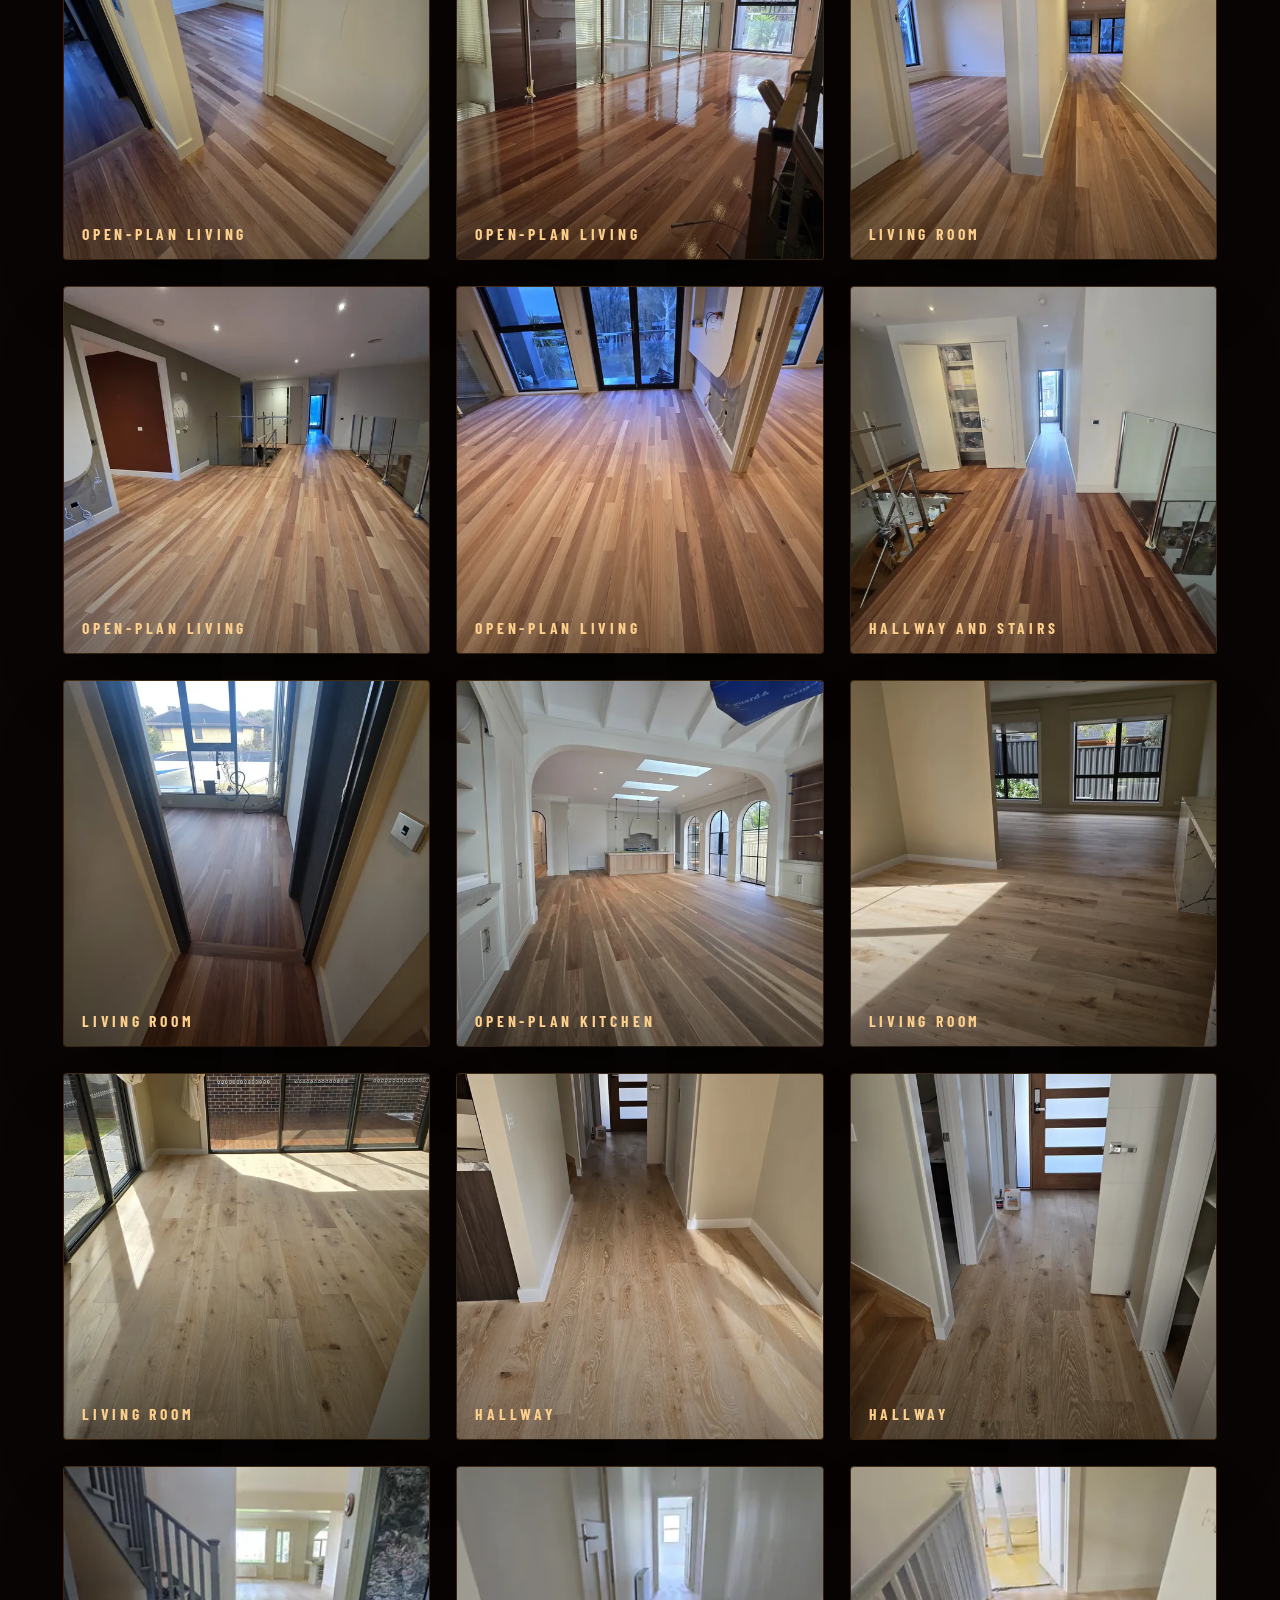
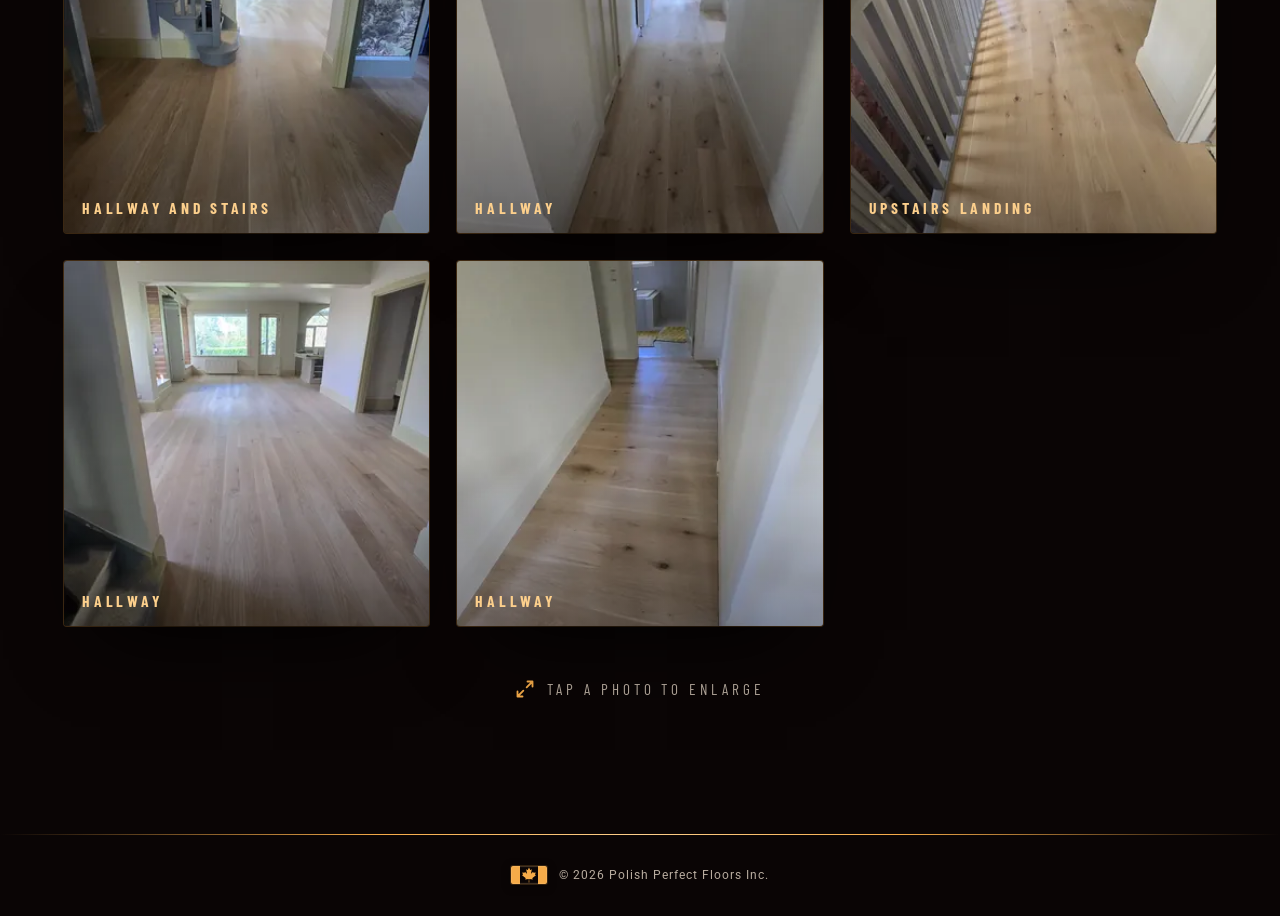
<file: gallery.html>
<!DOCTYPE html>
<html lang="en-CA">
<head>
<meta charset="utf-8">
<meta name="viewport" content="width=device-width, initial-scale=1">
<title>Gallery | Polish Perfect Floors</title>
<meta name="description" content="Real hardwood floor refinishing work by Polish Perfect Floors in Ajax, Ontario.">
<meta name="theme-color" content="#0a0505">
<link rel="canonical" href="https://polishperfectfloors.ca/gallery.html">

<meta name="robots" content="index,follow">
<!-- Social sharing -->
<meta property="og:type" content="website">
<meta property="og:site_name" content="Polish Perfect Floors">
<meta property="og:title" content="Gallery | Polish Perfect Floors">
<meta property="og:description" content="Real hardwood floor refinishing work by Polish Perfect Floors in Ajax, Ontario.">
<meta property="og:url" content="https://polishperfectfloors.ca/gallery.html">
<meta property="og:image" content="https://polishperfectfloors.ca/assets/img/og-image.jpg">
<meta property="og:locale" content="en_CA">
<meta name="twitter:card" content="summary_large_image">
<meta name="twitter:image" content="https://polishperfectfloors.ca/assets/img/og-image.jpg">
<!-- Favicon: gold house icon from the metallic logo -->
<link rel="icon" type="image/png" sizes="32x32" href="assets/img/favicon.png">
<link rel="icon" type="image/png" sizes="64x64" href="assets/img/favicon-64.png">
<link rel="apple-touch-icon" sizes="180x180" href="assets/img/apple-touch-icon.png">
<link rel="preconnect" href="https://fonts.googleapis.com">
<link rel="preconnect" href="https://fonts.gstatic.com" crossorigin>
<link rel="stylesheet" href="https://fonts.googleapis.com/css2?family=Barlow+Condensed:ital,wght@0,600;0,700;1,600;1,700;1,800&family=Montserrat:ital,wght@1,800;1,900&family=Roboto:wght@400;500;700&display=swap">
<link rel="stylesheet" href="css/style.css">
<script>document.documentElement.className+=' js';</script>
<script type="application/ld+json">
{
 "@context": "https://schema.org",
 "@type": "CollectionPage",
 "name": "Floor Gallery",
 "url": "https://polishperfectfloors.ca/gallery.html",
 "description": "Real hardwood floor refinishing work by Polish Perfect Floors in Ajax, Ontario.",
 "isPartOf": {
  "@type": "WebSite",
  "name": "Polish Perfect Floors",
  "url": "https://polishperfectfloors.ca/"
 }
}
</script>
</head>
<body>
<a class="skip-link" href="#main">Skip to content</a>
<header class="site-header" id="siteHeader">
  <div class="container header-inner">
    <a class="brand" href="index.html" aria-label="Polish Perfect Floors — home">
      <img class="logo-img" src="assets/img/logo-metallic-sm.png" alt="Polish Perfect Floors" width="420" height="314">
    </a>
    <button class="nav-toggle" type="button" aria-expanded="false" aria-controls="nav" aria-label="Open menu"><span></span></button>
    <nav class="nav" id="nav" aria-label="Main">
      <a href="index.html">Home</a><a href="services.html">Services</a><a href="gallery.html" aria-current="page">Gallery</a><a href="about.html">About</a><a href="contact.html">Contact</a>
    </nav>
  </div>
</header>
<main id="main">
<section class="page-hero">
  <div class="bg"><img src="assets/img/hero-cinematic.webp" alt="" width="1920" height="1080" fetchpriority="high"></div>
  <div class="container">
    <h1>Our <span class="gold-text">Work</span></h1>
    <div class="ornament"><i></i></div>
    <p class="lede">Recent hardwood floor refinishing, photographed on site.</p>
  </div>
</section>

<section class="section">
  <div class="container">
<div class="filters reveal" role="group" aria-label="Filter gallery">
      <button class="filter-btn" type="button" data-filter="interior" aria-pressed="true">Interior</button>
      <button class="filter-btn" type="button" data-filter="craft" aria-pressed="false">Craft</button>
    </div>
    <div class="g-grid"><div class="g-item reveal" data-cat="interior" data-title="Open-plan living"><button class="g-photo" type="button" aria-label="Enlarge photo: Open-plan living"><img src="assets/img/gallery/thumb-80499.webp" data-full="assets/img/gallery/80499.webp" alt="Hardwood floor in an open-plan living room" width="600" height="600" loading="eager" decoding="async"><span class="g-cap">Open-plan living</span></button></div><div class="g-item reveal" data-cat="interior" data-title="Open-plan living"><button class="g-photo" type="button" aria-label="Enlarge photo: Open-plan living"><img src="assets/img/gallery/thumb-80500.webp" data-full="assets/img/gallery/80500.webp" alt="Hardwood floor in an open-plan living room" width="600" height="600" loading="eager" decoding="async"><span class="g-cap">Open-plan living</span></button></div><div class="g-item reveal" data-cat="interior" data-title="Hallway"><button class="g-photo" type="button" aria-label="Enlarge photo: Hallway"><img src="assets/img/gallery/thumb-80501.webp" data-full="assets/img/gallery/80501.webp" alt="Hardwood floor in a hallway" width="600" height="600" loading="eager" decoding="async"><span class="g-cap">Hallway</span></button></div><div class="g-item reveal" data-cat="interior" data-title="Doorway"><button class="g-photo" type="button" aria-label="Enlarge photo: Doorway"><img src="assets/img/gallery/thumb-80502.webp" data-full="assets/img/gallery/80502.webp" alt="Hardwood floor at a doorway" width="600" height="600" loading="eager" decoding="async"><span class="g-cap">Doorway</span></button></div><div class="g-item reveal" data-cat="interior" data-title="Open-plan living"><button class="g-photo" type="button" aria-label="Enlarge photo: Open-plan living"><img src="assets/img/gallery/thumb-80503.webp" data-full="assets/img/gallery/80503.webp" alt="Hardwood floor in an open-plan living room" width="600" height="600" loading="lazy" decoding="async"><span class="g-cap">Open-plan living</span></button></div><div class="g-item reveal" data-cat="interior" data-title="Open-plan living"><button class="g-photo" type="button" aria-label="Enlarge photo: Open-plan living"><img src="assets/img/gallery/thumb-80504.webp" data-full="assets/img/gallery/80504.webp" alt="Hardwood floor in an open-plan living room" width="600" height="600" loading="lazy" decoding="async"><span class="g-cap">Open-plan living</span></button></div><div class="g-item reveal" data-cat="interior" data-title="Open-plan living"><button class="g-photo" type="button" aria-label="Enlarge photo: Open-plan living"><img src="assets/img/gallery/thumb-80505.webp" data-full="assets/img/gallery/80505.webp" alt="Hardwood floor in an open-plan living area" width="600" height="600" loading="lazy" decoding="async"><span class="g-cap">Open-plan living</span></button></div><div class="g-item reveal" data-cat="interior" data-title="Open-plan living"><button class="g-photo" type="button" aria-label="Enlarge photo: Open-plan living"><img src="assets/img/gallery/thumb-80506.webp" data-full="assets/img/gallery/80506.webp" alt="Hardwood floor in an open-plan living room" width="600" height="600" loading="lazy" decoding="async"><span class="g-cap">Open-plan living</span></button></div><div class="g-item reveal" data-cat="interior" data-title="Living room"><button class="g-photo" type="button" aria-label="Enlarge photo: Living room"><img src="assets/img/gallery/thumb-80507.webp" data-full="assets/img/gallery/80507.webp" alt="Hardwood floor in a living room" width="600" height="600" loading="lazy" decoding="async"><span class="g-cap">Living room</span></button></div><div class="g-item reveal" data-cat="interior" data-title="Open-plan living"><button class="g-photo" type="button" aria-label="Enlarge photo: Open-plan living"><img src="assets/img/gallery/thumb-80508.webp" data-full="assets/img/gallery/80508.webp" alt="Hardwood floor in an open-plan living room" width="600" height="600" loading="lazy" decoding="async"><span class="g-cap">Open-plan living</span></button></div><div class="g-item reveal" data-cat="interior" data-title="Open-plan living"><button class="g-photo" type="button" aria-label="Enlarge photo: Open-plan living"><img src="assets/img/gallery/thumb-80509.webp" data-full="assets/img/gallery/80509.webp" alt="Hardwood floor in an open-plan living room" width="600" height="600" loading="lazy" decoding="async"><span class="g-cap">Open-plan living</span></button></div><div class="g-item reveal" data-cat="interior" data-title="Hallway and stairs"><button class="g-photo" type="button" aria-label="Enlarge photo: Hallway and stairs"><img src="assets/img/gallery/thumb-80510.webp" data-full="assets/img/gallery/80510.webp" alt="Hardwood floor in a hallway beside a staircase" width="600" height="600" loading="lazy" decoding="async"><span class="g-cap">Hallway and stairs</span></button></div><div class="g-item reveal" data-cat="interior" data-title="Living room"><button class="g-photo" type="button" aria-label="Enlarge photo: Living room"><img src="assets/img/gallery/thumb-80511.webp" data-full="assets/img/gallery/80511.webp" alt="Hardwood floor in a living room" width="600" height="600" loading="lazy" decoding="async"><span class="g-cap">Living room</span></button></div><div class="g-item reveal" data-cat="interior" data-title="Open-plan kitchen"><button class="g-photo" type="button" aria-label="Enlarge photo: Open-plan kitchen"><img src="assets/img/gallery/thumb-80538.webp" data-full="assets/img/gallery/80538.webp" alt="Hardwood floor in an open-plan kitchen and living room" width="600" height="600" loading="lazy" decoding="async"><span class="g-cap">Open-plan kitchen</span></button></div><div class="g-item reveal" data-cat="interior" data-title="Living room"><button class="g-photo" type="button" aria-label="Enlarge photo: Living room"><img src="assets/img/gallery/thumb-80555.webp" data-full="assets/img/gallery/80555.webp" alt="Hardwood floor in a living room" width="600" height="600" loading="lazy" decoding="async"><span class="g-cap">Living room</span></button></div><div class="g-item reveal" data-cat="interior" data-title="Living room"><button class="g-photo" type="button" aria-label="Enlarge photo: Living room"><img src="assets/img/gallery/thumb-80556.webp" data-full="assets/img/gallery/80556.webp" alt="Hardwood floor in a living room" width="600" height="600" loading="lazy" decoding="async"><span class="g-cap">Living room</span></button></div><div class="g-item reveal" data-cat="interior" data-title="Hallway"><button class="g-photo" type="button" aria-label="Enlarge photo: Hallway"><img src="assets/img/gallery/thumb-80557.webp" data-full="assets/img/gallery/80557.webp" alt="Hardwood floor in a hallway" width="600" height="600" loading="lazy" decoding="async"><span class="g-cap">Hallway</span></button></div><div class="g-item reveal" data-cat="interior" data-title="Hallway"><button class="g-photo" type="button" aria-label="Enlarge photo: Hallway"><img src="assets/img/gallery/thumb-80558.webp" data-full="assets/img/gallery/80558.webp" alt="Hardwood floor in a hallway" width="600" height="600" loading="lazy" decoding="async"><span class="g-cap">Hallway</span></button></div><div class="g-item reveal" data-cat="interior" data-title="Hallway and stairs"><button class="g-photo" type="button" aria-label="Enlarge photo: Hallway and stairs"><img src="assets/img/gallery/thumb-80561.webp" data-full="assets/img/gallery/80561.webp" alt="Hardwood floor in a hallway beside a staircase" width="338" height="600" loading="lazy" decoding="async"><span class="g-cap">Hallway and stairs</span></button></div><div class="g-item reveal" data-cat="interior" data-title="Hallway"><button class="g-photo" type="button" aria-label="Enlarge photo: Hallway"><img src="assets/img/gallery/thumb-80562.webp" data-full="assets/img/gallery/80562.webp" alt="Hardwood floor in a hallway" width="338" height="600" loading="lazy" decoding="async"><span class="g-cap">Hallway</span></button></div><div class="g-item reveal" data-cat="interior" data-title="Upstairs landing"><button class="g-photo" type="button" aria-label="Enlarge photo: Upstairs landing"><img src="assets/img/gallery/thumb-80563.webp" data-full="assets/img/gallery/80563.webp" alt="Hardwood floor on an upstairs landing" width="338" height="600" loading="lazy" decoding="async"><span class="g-cap">Upstairs landing</span></button></div><div class="g-item reveal" data-cat="interior" data-title="Hallway"><button class="g-photo" type="button" aria-label="Enlarge photo: Hallway"><img src="assets/img/gallery/thumb-80564.webp" data-full="assets/img/gallery/80564.webp" alt="Hardwood floor in a hallway" width="338" height="600" loading="lazy" decoding="async"><span class="g-cap">Hallway</span></button></div><div class="g-item reveal" data-cat="interior" data-title="Hallway"><button class="g-photo" type="button" aria-label="Enlarge photo: Hallway"><img src="assets/img/gallery/thumb-80565.webp" data-full="assets/img/gallery/80565.webp" alt="Hardwood floor in a hallway" width="338" height="600" loading="lazy" decoding="async"><span class="g-cap">Hallway</span></button></div><div class="g-item reveal" data-cat="craft" data-title="Herringbone" hidden><button class="g-photo" type="button" aria-label="Enlarge photo: Herringbone"><img src="assets/img/gallery/thumb-80549.webp" data-full="assets/img/gallery/80549.webp" alt="Herringbone hardwood floor" width="600" height="600" loading="lazy" decoding="async"><span class="g-cap">Herringbone</span></button></div><div class="g-item reveal" data-cat="craft" data-title="Herringbone" hidden><button class="g-photo" type="button" aria-label="Enlarge photo: Herringbone"><img src="assets/img/gallery/thumb-80550.webp" data-full="assets/img/gallery/80550.webp" alt="Herringbone hardwood floor" width="600" height="600" loading="lazy" decoding="async"><span class="g-cap">Herringbone</span></button></div><div class="g-item reveal" data-cat="craft" data-title="Herringbone" hidden><button class="g-photo" type="button" aria-label="Enlarge photo: Herringbone"><img src="assets/img/gallery/thumb-80551.webp" data-full="assets/img/gallery/80551.webp" alt="Herringbone hardwood floor" width="600" height="600" loading="lazy" decoding="async"><span class="g-cap">Herringbone</span></button></div><div class="g-item reveal" data-cat="craft" data-title="Herringbone" hidden><button class="g-photo" type="button" aria-label="Enlarge photo: Herringbone"><img src="assets/img/gallery/thumb-80552.webp" data-full="assets/img/gallery/80552.webp" alt="Close-up of a herringbone hardwood floor" width="600" height="600" loading="lazy" decoding="async"><span class="g-cap">Herringbone</span></button></div><div class="g-item reveal" data-cat="craft" data-title="Herringbone" hidden><button class="g-photo" type="button" aria-label="Enlarge photo: Herringbone"><img src="assets/img/gallery/thumb-80553.webp" data-full="assets/img/gallery/80553.webp" alt="Herringbone hardwood floor" width="600" height="600" loading="lazy" decoding="async"><span class="g-cap">Herringbone</span></button></div><div class="g-item reveal" data-cat="craft" data-title="Applying finish" hidden><button class="g-photo" type="button" aria-label="Enlarge photo: Applying finish"><img src="assets/img/gallery/thumb-80554.webp" data-full="assets/img/gallery/80554.webp" alt="Applying finish to a hardwood floor" width="600" height="600" loading="lazy" decoding="async"><span class="g-cap">Applying finish</span></button></div><div class="g-item reveal" data-cat="craft" data-title="Applying finish" hidden><button class="g-photo" type="button" aria-label="Enlarge photo: Applying finish"><img src="assets/img/gallery/thumb-80559.webp" data-full="assets/img/gallery/80559.webp" alt="Applying finish to a hardwood floor" width="600" height="600" loading="lazy" decoding="async"><span class="g-cap">Applying finish</span></button></div><div class="g-item reveal" data-cat="craft" data-title="Board detail" hidden><button class="g-photo" type="button" aria-label="Enlarge photo: Board detail"><img src="assets/img/gallery/thumb-80560.webp" data-full="assets/img/gallery/80560.webp" alt="Close-up of a refinished hardwood floor" width="600" height="600" loading="lazy" decoding="async"><span class="g-cap">Board detail</span></button></div><div class="g-item reveal" data-cat="craft" data-title="Finish boards" hidden><button class="g-photo" type="button" aria-label="Enlarge photo: Finish boards"><img src="assets/img/gallery/thumb-80566.webp" data-full="assets/img/gallery/80566.webp" alt="Hardwood finish boards" width="338" height="600" loading="lazy" decoding="async"><span class="g-cap">Finish boards</span></button></div><div class="g-item reveal" data-cat="craft" data-title="Parquet hallway" hidden><button class="g-photo" type="button" aria-label="Enlarge photo: Parquet hallway"><img src="assets/img/gallery/thumb-img-20251217-091438.webp" data-full="assets/img/gallery/img-20251217-091438.webp" alt="Parquet hardwood floor in a hallway" width="450" height="600" loading="lazy" decoding="async"><span class="g-cap">Parquet hallway</span></button></div><div class="g-item reveal" data-cat="craft" data-title="Parquet" hidden><button class="g-photo" type="button" aria-label="Enlarge photo: Parquet"><img src="assets/img/gallery/thumb-img-20251217-091446.webp" data-full="assets/img/gallery/img-20251217-091446.webp" alt="Parquet hardwood floor" width="450" height="600" loading="lazy" decoding="async"><span class="g-cap">Parquet</span></button></div>    </div>
    <p class="ba-hint" style="margin-top:50px"><svg viewBox="0 0 24 24" fill="none" stroke="currentColor" stroke-width="2.2" stroke-linecap="round" stroke-linejoin="round" aria-hidden="true"><path d="M15 3h6v6M9 21H3v-6M21 3l-7 7M3 21l7-7"/></svg><span>Tap a photo to enlarge</span></p>
  </div>
</section>

<dialog class="lightbox" id="lightbox" aria-label="Photo viewer">
  <button class="lb-close" type="button" aria-label="Close viewer">&times;</button>
  <button class="lb-nav prev" type="button" aria-label="Previous">&#8249;</button>
  <button class="lb-nav next" type="button" aria-label="Next">&#8250;</button>
  <div class="lb-body"></div>
  <div class="lb-cap" aria-live="polite"></div>
</dialog>
</main>
<footer class="site-footer">
  <div class="container">
    <p class="foot-copy"><svg class="flag" role="img" aria-label="Canada" viewBox="0 0 9600 4800" width="40" height="20" xmlns="http://www.w3.org/2000/svg"><path fill="#f5ab49" d="M0 0h2400l99 99h4602l99-99h2400v4800h-2400l-99-99h-4602l-99 99H0z"/><path fill="#0a0505" d="M2400 0h4800v4800h-4800z"/><path fill="#f5ab49" d="M4890 4430l-45-863a95 95 0 0 1 111-98l859 151-116-320a65 65 0 0 1 20-73l941-762-212-99a65 65 0 0 1-34-79l186-572-542 115a65 65 0 0 1-73-38l-105-247-423 454a65 65 0 0 1-111-57l204-1052-327 189a65 65 0 0 1-91-27l-332-652-332 652a65 65 0 0 1-91 27l-327-189 204 1052a65 65 0 0 1-111 57l-423-454-105 247a65 65 0 0 1-73 38l-542-115 186 572a65 65 0 0 1-34 79l-212 99 941 762a65 65 0 0 1 20 73l-116 320 859-151a95 95 0 0 1 111 98l-45 863z" transform="translate(0 0)"/><rect x="160" y="160" width="9280" height="4480" rx="260" fill="none" stroke="#fccf8c" stroke-width="110" opacity=".6"/></svg><span>&copy; 2026 Polish Perfect Floors Inc.</span></p>
  </div>
</footer>
<script src="js/main.js" defer></script>
</body>
</html>
</file>
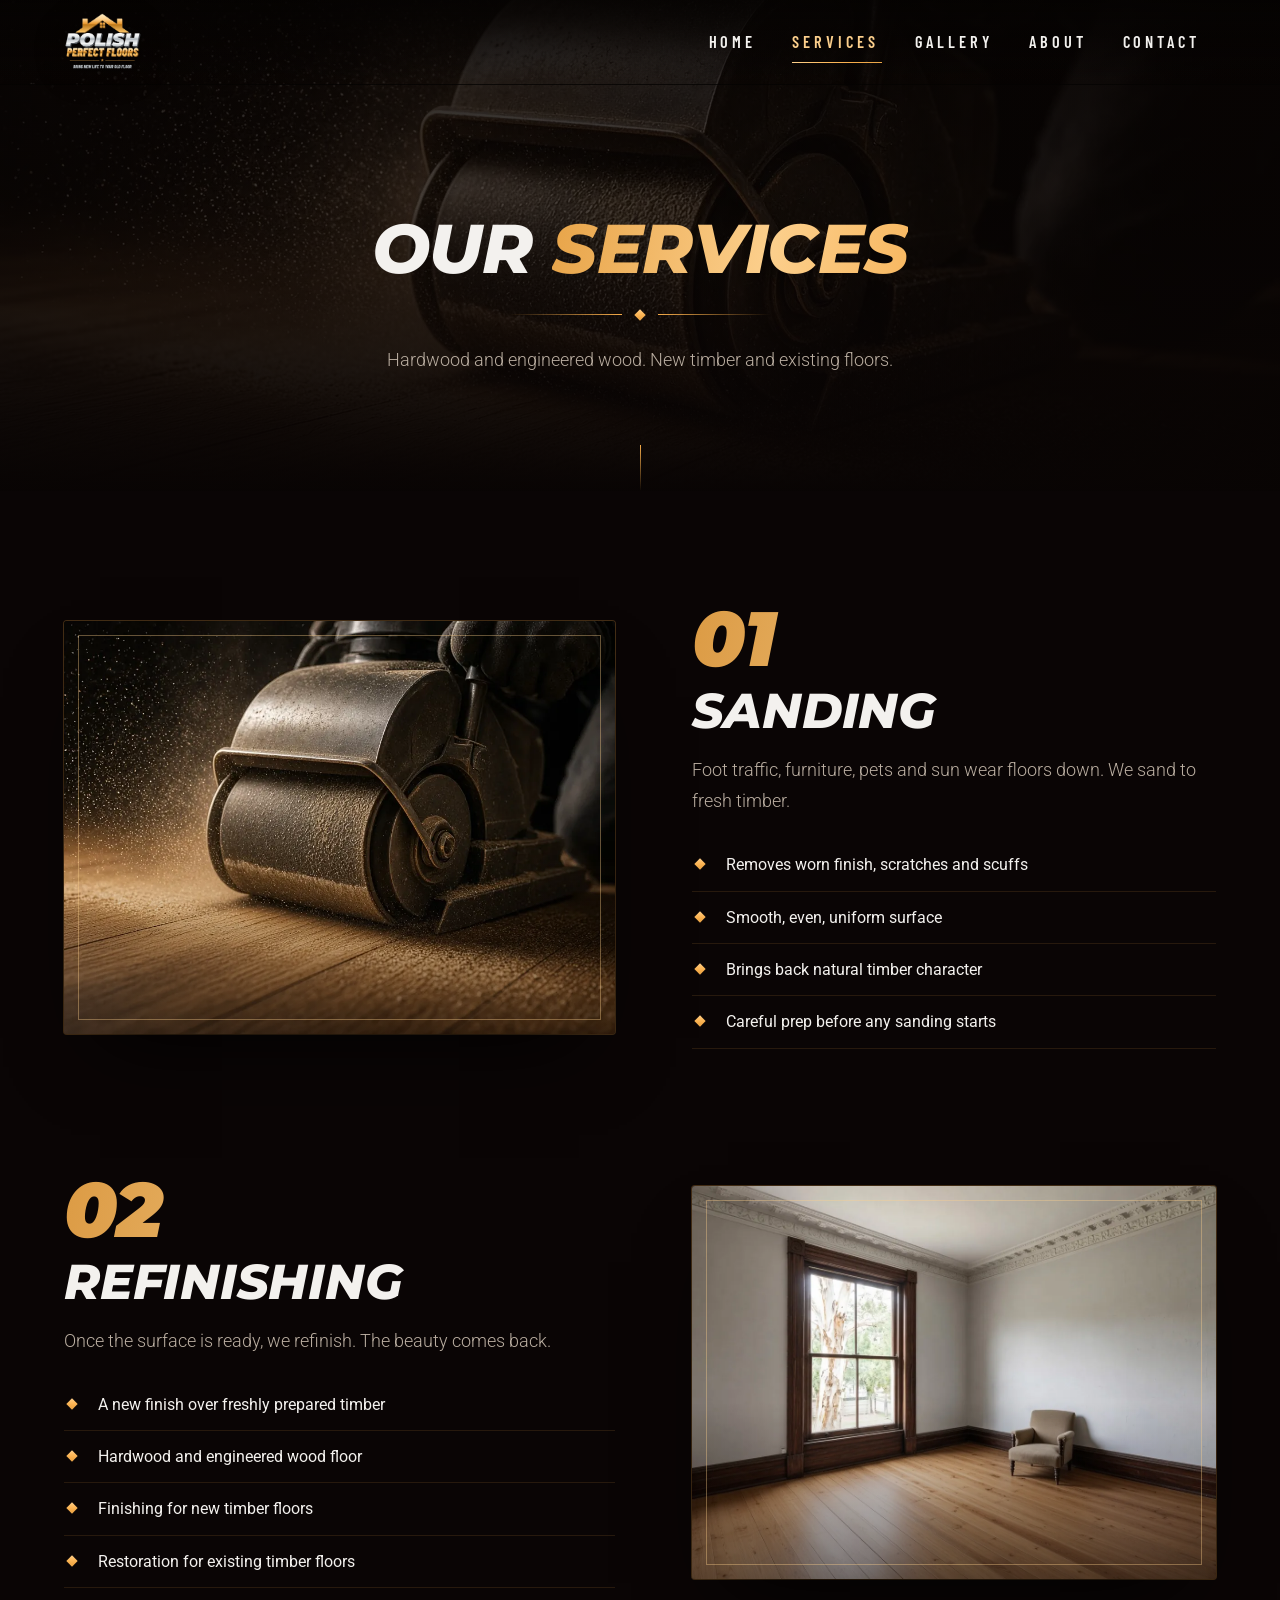
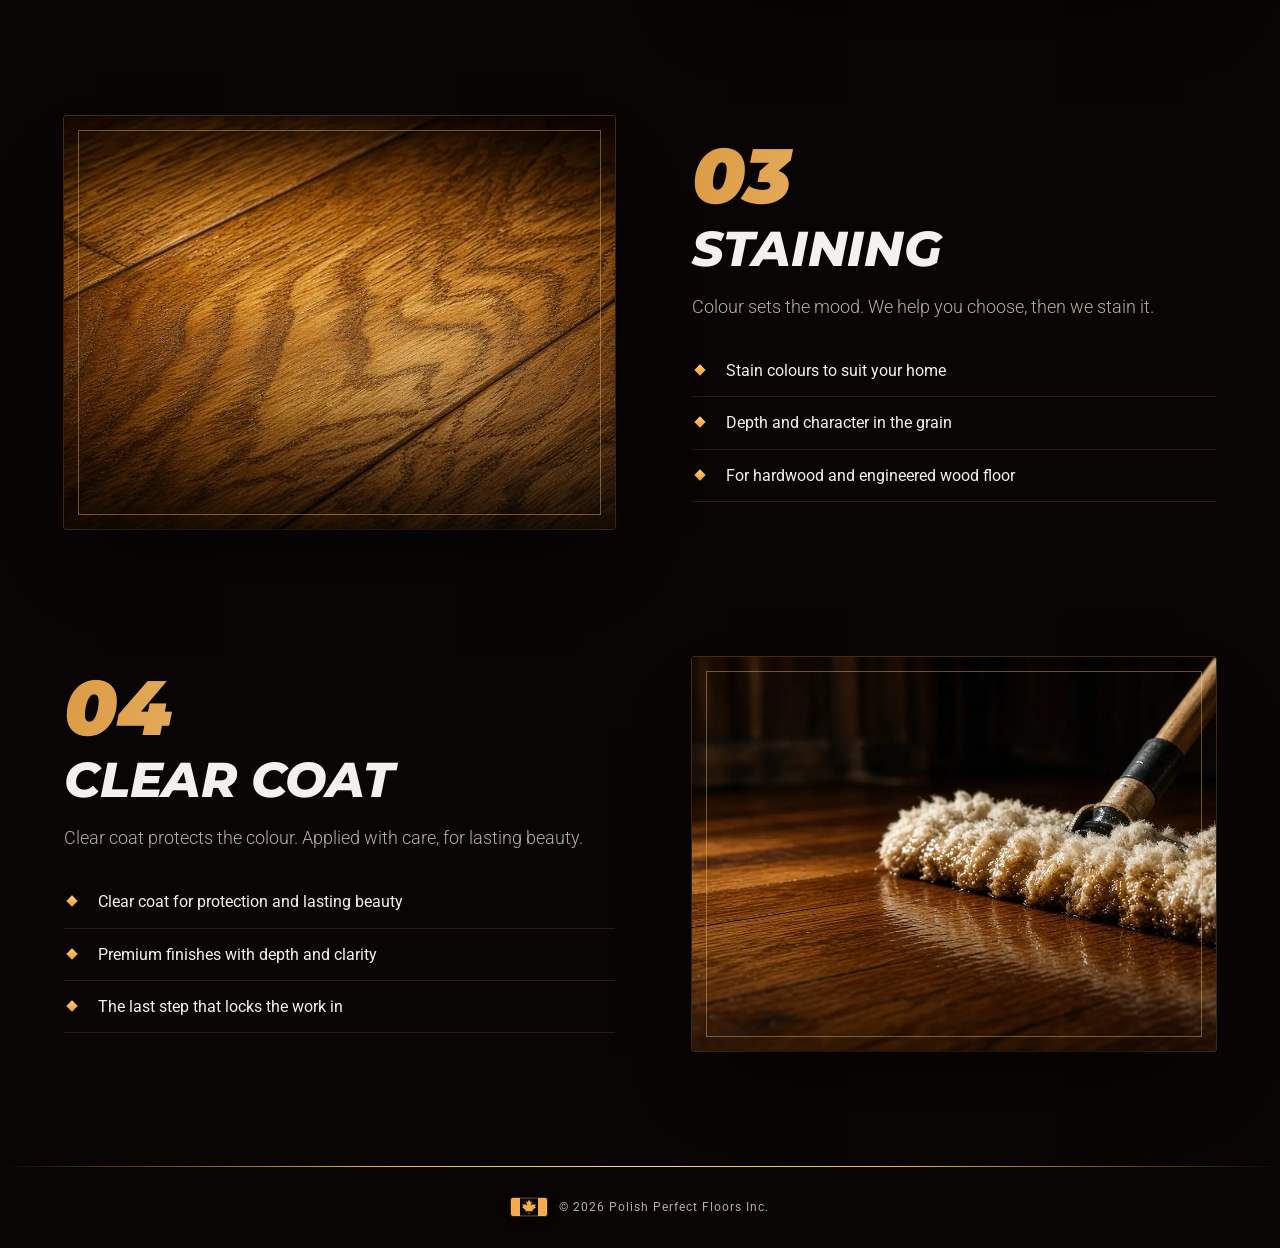
<file: services.html>
<!DOCTYPE html>
<html lang="en-CA">
<head>
<meta charset="utf-8">
<meta name="viewport" content="width=device-width, initial-scale=1">
<title>Hardwood Floor Services | Polish Perfect Floors</title>
<meta name="description" content="Sanding, refinishing, staining and clear coat finishing for hardwood and engineered wood floors.">
<meta name="theme-color" content="#0a0505">
<link rel="canonical" href="https://polishperfectfloors.ca/services.html">

<meta name="robots" content="index,follow">
<!-- Social sharing -->
<meta property="og:type" content="website">
<meta property="og:site_name" content="Polish Perfect Floors">
<meta property="og:title" content="Hardwood Floor Services | Polish Perfect Floors">
<meta property="og:description" content="Sanding, refinishing, staining and clear coat finishing for hardwood and engineered wood floors.">
<meta property="og:url" content="https://polishperfectfloors.ca/services.html">
<meta property="og:image" content="https://polishperfectfloors.ca/assets/img/og-image.jpg">
<meta property="og:locale" content="en_CA">
<meta name="twitter:card" content="summary_large_image">
<meta name="twitter:image" content="https://polishperfectfloors.ca/assets/img/og-image.jpg">
<!-- Favicon: gold house icon from the metallic logo -->
<link rel="icon" type="image/png" sizes="32x32" href="assets/img/favicon.png">
<link rel="icon" type="image/png" sizes="64x64" href="assets/img/favicon-64.png">
<link rel="apple-touch-icon" sizes="180x180" href="assets/img/apple-touch-icon.png">
<link rel="preconnect" href="https://fonts.googleapis.com">
<link rel="preconnect" href="https://fonts.gstatic.com" crossorigin>
<link rel="stylesheet" href="https://fonts.googleapis.com/css2?family=Barlow+Condensed:ital,wght@0,600;0,700;1,600;1,700;1,800&family=Montserrat:ital,wght@1,800;1,900&family=Roboto:wght@400;500;700&display=swap">
<link rel="stylesheet" href="css/style.css">
<script>document.documentElement.className+=' js';</script>
<script type="application/ld+json">
{
 "@context": "https://schema.org",
 "@type": "WebPage",
 "name": "Hardwood Floor Services",
 "url": "https://polishperfectfloors.ca/services.html",
 "description": "Sanding, refinishing, staining and clear coat finishing for hardwood and engineered wood floors.",
 "isPartOf": {
  "@type": "WebSite",
  "name": "Polish Perfect Floors",
  "url": "https://polishperfectfloors.ca/"
 }
}
</script>
</head>
<body>
<a class="skip-link" href="#main">Skip to content</a>
<header class="site-header" id="siteHeader">
  <div class="container header-inner">
    <a class="brand" href="index.html" aria-label="Polish Perfect Floors — home">
      <img class="logo-img" src="assets/img/logo-metallic-sm.png" alt="Polish Perfect Floors" width="420" height="314">
    </a>
    <button class="nav-toggle" type="button" aria-expanded="false" aria-controls="nav" aria-label="Open menu"><span></span></button>
    <nav class="nav" id="nav" aria-label="Main">
      <a href="index.html">Home</a><a href="services.html" aria-current="page">Services</a><a href="gallery.html">Gallery</a><a href="about.html">About</a><a href="contact.html">Contact</a>
    </nav>
  </div>
</header>
<main id="main">
<section class="page-hero">
  <div class="bg"><img src="assets/img/detail-sanding.webp" alt="" width="1280" height="720" fetchpriority="high"></div>
  <div class="container">
    <h1>Our <span class="gold-text">Services</span></h1>
    <div class="ornament"><i></i></div>
    <p class="lede">Hardwood and engineered wood. New timber and existing floors.</p>
  </div>
</section>

<section class="section">
  <div class="container">
    <div class="svc-row" id="sanding">
  <div class="svc-visual reveal reveal-left"><img src="assets/img/detail-sanding.webp" alt="Floor sander removing worn finish from hardwood" width="1280" height="720" loading="lazy"></div>
  <div class="svc-text reveal reveal-right">
    <span class="idx gold-text">01</span>
    <h2 class="h-lg">Sanding</h2>
    <p class="lede">Foot traffic, furniture, pets and sun wear floors down. We sand to fresh timber.</p>
    <ul class="checklist"><li>Removes worn finish, scratches and scuffs</li><li>Smooth, even, uniform surface</li><li>Brings back natural timber character</li><li>Careful prep before any sanding starts</li></ul>
  </div>
</div>
    <div class="svc-row flip" id="refinishing">
  <div class="svc-visual reveal reveal-right"><img src="assets/img/after-living.webp" alt="Living room hardwood floor after refinishing" width="1152" height="864" loading="lazy"></div>
  <div class="svc-text reveal reveal-left">
    <span class="idx gold-text">02</span>
    <h2 class="h-lg">Refinishing</h2>
    <p class="lede">Once the surface is ready, we refinish. The beauty comes back.</p>
    <ul class="checklist"><li>A new finish over freshly prepared timber</li><li>Hardwood and engineered wood floor</li><li>Finishing for new timber floors</li><li>Restoration for existing timber floors</li></ul>
  </div>
</div>
    <div class="svc-row" id="staining">
  <div class="svc-visual reveal reveal-left"><img src="assets/img/detail-grain.webp" alt="Close-up of rich oak hardwood grain" width="1280" height="720" loading="lazy"></div>
  <div class="svc-text reveal reveal-right">
    <span class="idx gold-text">03</span>
    <h2 class="h-lg">Staining</h2>
    <p class="lede">Colour sets the mood. We help you choose, then we stain it.</p>
    <ul class="checklist"><li>Stain colours to suit your home</li><li>Depth and character in the grain</li><li>For hardwood and engineered wood floor</li></ul>
  </div>
</div>
    <div class="svc-row flip" id="clear-coat">
  <div class="svc-visual reveal reveal-right"><img src="assets/img/detail-finish.webp" alt="Applicator spreading clear coat on a hardwood floor" width="1280" height="720" loading="lazy"></div>
  <div class="svc-text reveal reveal-left">
    <span class="idx gold-text">04</span>
    <h2 class="h-lg">Clear coat</h2>
    <p class="lede">Clear coat protects the colour. Applied with care, for lasting beauty.</p>
    <ul class="checklist"><li>Clear coat for protection and lasting beauty</li><li>Premium finishes with depth and clarity</li><li>The last step that locks the work in</li></ul>
  </div>
</div>
  </div>
</section>
</main>
<footer class="site-footer">
  <div class="container">
    <p class="foot-copy"><svg class="flag" role="img" aria-label="Canada" viewBox="0 0 9600 4800" width="40" height="20" xmlns="http://www.w3.org/2000/svg"><path fill="#f5ab49" d="M0 0h2400l99 99h4602l99-99h2400v4800h-2400l-99-99h-4602l-99 99H0z"/><path fill="#0a0505" d="M2400 0h4800v4800h-4800z"/><path fill="#f5ab49" d="M4890 4430l-45-863a95 95 0 0 1 111-98l859 151-116-320a65 65 0 0 1 20-73l941-762-212-99a65 65 0 0 1-34-79l186-572-542 115a65 65 0 0 1-73-38l-105-247-423 454a65 65 0 0 1-111-57l204-1052-327 189a65 65 0 0 1-91-27l-332-652-332 652a65 65 0 0 1-91 27l-327-189 204 1052a65 65 0 0 1-111 57l-423-454-105 247a65 65 0 0 1-73 38l-542-115 186 572a65 65 0 0 1-34 79l-212 99 941 762a65 65 0 0 1 20 73l-116 320 859-151a95 95 0 0 1 111 98l-45 863z" transform="translate(0 0)"/><rect x="160" y="160" width="9280" height="4480" rx="260" fill="none" stroke="#fccf8c" stroke-width="110" opacity=".6"/></svg><span>&copy; 2026 Polish Perfect Floors Inc.</span></p>
  </div>
</footer>
<script src="js/main.js" defer></script>
</body>
</html>
</file>
<file: css/style.css>
/* =========================================================
   POLISH PERFECT FLOORS — stylesheet (premium black & gold)
   BRAND TOKENS + FONTS live in :root below.
   ========================================================= */
:root{
  --gold-1:#fccf8c;   /* highlight gold */
  --gold-2:#f5ab49;   /* main gold */
  --gold-3:#e8a448;   /* deeper roof gold */
  --gold-mid:#feba5d; /* bright amber */
  --gold-ink:#1a0c04; /* dark text on gold */
  --red:#bd1230;
  --white:#dee2e4;
  --black:#0a0505;
  --bg:#0a0505;
  --bg-2:#110a08;
  --surface:#1b1410;
  --surface-2:#251c16;
  --text:#f3f1ee;
  --muted:#b9ada0;
  --font-display:'Montserrat','Poppins',Arial,sans-serif;
  --font-cond:'Barlow Condensed','Oswald','Arial Narrow',Arial,sans-serif;
  --font-body:'Roboto',Arial,Helvetica,sans-serif;
  --gold:var(--gold-2);
  --gold-grad:linear-gradient(135deg,var(--gold-1) 0%,var(--gold-mid) 38%,var(--gold-2) 68%,var(--gold-3) 100%);
  --line:rgba(245,171,73,.24);
  --line-soft:rgba(245,171,73,.12);
  --maxw:1240px;
  --pad:clamp(20px,5vw,64px);
  --ease:cubic-bezier(.2,.7,.2,1);
  --hdr:84px;
  --radius:3px;
}
*,*::before,*::after{box-sizing:border-box}
html{overflow-x:clip;scroll-behavior:smooth;-webkit-text-size-adjust:100%;background:var(--bg)}
body{margin:0;background:var(--bg);color:var(--text);font-family:var(--font-body);font-size:16px;line-height:1.75;font-weight:400;overflow-x:hidden;-webkit-font-smoothing:antialiased;text-rendering:optimizeLegibility}
img,svg{max-width:100%;display:block}
a{color:var(--gold);text-decoration:none;transition:color .25s}
a:hover{color:var(--gold-1)}
h1,h2,h3,h4{font-family:var(--font-cond);font-weight:700;line-height:1.08;margin:0 0 .5em;letter-spacing:.01em}
p{margin:0 0 1.1em}
h1,h2,h3,.mission,.hook{text-wrap:balance}
ul{margin:0;padding:0;list-style:none}
button{font-family:inherit}
::selection{background:var(--gold-2);color:var(--gold-ink)}
:focus-visible{outline:2px solid var(--gold-1);outline-offset:3px;border-radius:2px}
.skip-link{position:absolute;left:-999px;top:8px;background:var(--gold-grad);color:var(--gold-ink);padding:10px 16px;z-index:300;font-weight:700}
.skip-link:focus{left:8px}
.sr-only{position:absolute;width:1px;height:1px;overflow:hidden;clip:rect(0 0 0 0);white-space:nowrap}
.container{width:100%;max-width:calc(var(--maxw) + var(--pad)*2);margin:0 auto;padding:0 var(--pad)}
.section{padding:clamp(72px,9vw,130px) 0;position:relative}
.section.alt{background:linear-gradient(180deg,var(--bg-2),var(--bg))}
.center{text-align:center}

/* ---- Typography ---- */
.eyebrow{display:inline-flex;align-items:center;gap:16px;font-family:var(--font-cond);font-size:1rem;letter-spacing:.4em;text-transform:uppercase;color:var(--gold);font-weight:600;margin-bottom:1.2rem}
.eyebrow::before{content:"";width:40px;height:1px;background:var(--gold-grad)}
.center .eyebrow{justify-content:center}
.center .eyebrow::after{content:"";width:40px;height:1px;background:var(--gold-grad)}
.h-xl,.h-lg,.h-md,.page-hero h1,.cta-title,.founder-head h1,.vision h2,.nf h1{font-family:var(--font-display);font-style:italic;font-weight:800;text-transform:uppercase;letter-spacing:-.005em;line-height:1.06}
.h-lg{font-size:clamp(1.9rem,3.8vw,3.1rem)}
.h-md{font-size:clamp(1.4rem,2.4vw,1.9rem)}
.lede{font-size:clamp(1.02rem,1.4vw,1.18rem);color:var(--muted);max-width:620px;font-weight:300}
.center .lede{margin-left:auto;margin-right:auto}
.gold-text{background:linear-gradient(100deg,#e8a448 0%,#fccf8c 24%,#f5ab49 48%,#fccf8c 70%,#e8a448 100%);background-size:260% 100%;-webkit-background-clip:text;background-clip:text;color:transparent;-webkit-text-fill-color:transparent;animation:shimmer 9s linear infinite}
@keyframes shimmer{to{background-position:-260% 0}}
.ornament{display:flex;align-items:center;justify-content:center;gap:14px;margin:1.6rem auto;max-width:260px}
.ornament::before,.ornament::after{content:"";flex:1;height:1px;background:linear-gradient(90deg,transparent,var(--gold-2))}
.ornament::after{background:linear-gradient(270deg,transparent,var(--gold-2))}
.ornament i{width:8px;height:8px;background:var(--gold-grad);transform:rotate(45deg)}

/* ---- Buttons ---- */
.btn{position:relative;display:inline-flex;align-items:center;justify-content:center;gap:12px;padding:17px 36px;font:700 .8rem/1.2 var(--font-body);letter-spacing:.2em;text-transform:uppercase;border:1px solid transparent;border-radius:var(--radius);cursor:pointer;overflow:hidden;transition:transform .35s var(--ease),box-shadow .35s,background .3s,color .3s,border-color .3s;text-align:center;-webkit-tap-highlight-color:transparent}
.btn>*{position:relative;z-index:1}
.btn-gold{background:linear-gradient(180deg,#fcd89a 0%,#f7b559 38%,#e8a448 62%,#f5ab49 100%);color:var(--gold-ink);box-shadow:0 12px 34px -12px rgba(245,171,73,.6),inset 0 1px 0 rgba(255,255,255,.55),inset 0 -1px 0 rgba(120,60,0,.35)}
.btn-gold::after{content:"";z-index:0;position:absolute;top:0;left:-80%;width:50%;height:100%;background:linear-gradient(100deg,transparent,rgba(255,255,255,.65),transparent);transform:skewX(-20deg);transition:left .8s var(--ease)}
.btn-gold:hover{transform:translateY(-3px);box-shadow:0 20px 46px -12px rgba(245,171,73,.75),inset 0 1px 0 rgba(255,255,255,.6);color:var(--gold-ink)}
.btn-gold:hover::after{left:140%}
.btn:active{transform:translateY(0) scale(.985);transition-duration:.1s}
.btn-ghost{border-color:var(--gold-2);color:var(--gold-1);background:rgba(10,5,5,.35);backdrop-filter:blur(4px)}
.btn-ghost:hover{background:rgba(245,171,73,.14);transform:translateY(-3px);color:var(--gold-1)}
.btn-lg{padding:21px 46px;font-size:.86rem}

/* ---- Reveal on scroll (JS only) ---- */
.js .reveal{opacity:0;transform:translateY(30px);transition:opacity 1s var(--ease),transform 1s var(--ease);transition-delay:var(--d,0s)}
.js .reveal.in{opacity:1;transform:none}
.js .reveal-left{transform:translateX(-36px)}
.js .reveal-right{transform:translateX(36px)}
.js .reveal-scale{transform:scale(.96)}

/* ---- Header: transparent over hero, blurred black on scroll ---- */
.site-header{position:fixed;top:0;left:0;right:0;z-index:100;background:linear-gradient(180deg,rgba(5,3,2,.78),rgba(5,3,2,0));border-bottom:1px solid transparent;transition:background .45s,border-color .45s,backdrop-filter .45s}
.site-header.scrolled{background:rgba(8,5,4,.88);backdrop-filter:blur(16px) saturate(1.2);-webkit-backdrop-filter:blur(16px) saturate(1.2);border-color:var(--line)}
.header-inner{display:flex;align-items:center;justify-content:space-between;gap:20px;height:var(--hdr);transition:height .4s var(--ease)}
.site-header.scrolled .header-inner{height:68px}
.brand{display:flex;align-items:center;color:var(--text);flex:none}
.logo-img{height:58px;width:auto;object-fit:contain;filter:drop-shadow(0 4px 14px rgba(0,0,0,.55));transition:height .4s var(--ease),transform .5s var(--ease)}
.site-header.scrolled .logo-img{height:48px}
.brand:hover .logo-img{transform:scale(1.04)}
.nav{display:flex;align-items:center;gap:4px}
.nav a{position:relative;color:var(--text);font-family:var(--font-cond);font-size:1.02rem;letter-spacing:.24em;text-transform:uppercase;font-weight:600;padding:10px 16px;transition:color .3s}
.nav a::after{content:"";position:absolute;left:16px;right:calc(16px - .24em);bottom:3px;height:1px;background:var(--gold-grad);transform:scaleX(0);transform-origin:left;transition:transform .45s var(--ease)}
.nav a:hover{color:var(--gold-1)}
.nav a:hover::after,.nav a[aria-current="page"]::after{transform:scaleX(1)}
.nav a[aria-current="page"]{color:var(--gold-1)}
.nav-toggle{display:none;width:48px;height:48px;border:1px solid var(--line);background:rgba(8,5,4,.5);border-radius:50%;cursor:pointer;padding:0;position:relative;z-index:3;transition:border-color .3s,background .3s}
.nav-toggle:hover{border-color:var(--gold-2)}
.nav-toggle span,.nav-toggle span::before,.nav-toggle span::after{position:absolute;left:14px;right:14px;height:2px;background:var(--gold-1);content:"";transition:transform .35s var(--ease),opacity .3s,top .35s var(--ease)}
.nav-toggle span{top:23px}
.nav-toggle span::before{left:0;right:0;top:-7px}
.nav-toggle span::after{left:0;right:0;top:7px}
.nav-open .nav-toggle span{background:transparent}
.nav-open .nav-toggle span::before{transform:translateY(7px) rotate(45deg)}
.nav-open .nav-toggle span::after{transform:translateY(-7px) rotate(-45deg)}

/* ---- Home hero ---- */
.hero{position:relative;min-height:100vh;min-height:100svh;display:flex;align-items:center;justify-content:center;overflow:hidden;isolation:isolate;padding:calc(var(--hdr) + 30px) 0 90px;text-align:center;background:var(--bg)}
.hero-media{position:absolute;inset:0;z-index:-5}
.hero-media img{width:100%;height:100%;object-fit:cover;object-position:56% 72%;transform-origin:60% 70%;animation:kenburns 30s ease-in-out infinite alternate}
@keyframes kenburns{from{transform:scale(1.02)}to{transform:scale(1.13) translate(-1.5%,-1%)}}
.hero::before{content:"";position:absolute;inset:0;z-index:-4;background:
  radial-gradient(ellipse 60% 52% at 50% 40%,rgba(6,3,2,.62),rgba(6,3,2,0) 75%),
  linear-gradient(180deg,rgba(6,3,2,.72) 0%,rgba(6,3,2,.28) 32%,rgba(6,3,2,.2) 62%,rgba(10,5,5,.92) 94%,var(--bg) 100%),
  radial-gradient(ellipse at center,rgba(0,0,0,0) 45%,rgba(0,0,0,.55) 100%)}
.hero-grain{position:absolute;inset:-50%;z-index:-3;pointer-events:none;opacity:.09;mix-blend-mode:overlay;background-image:url("data:image/svg+xml,%3Csvg xmlns='http://www.w3.org/2000/svg' width='220' height='220'%3E%3Cfilter id='n'%3E%3CfeTurbulence type='fractalNoise' baseFrequency='.9' numOctaves='2' stitchTiles='stitch'/%3E%3C/filter%3E%3Crect width='100%25' height='100%25' filter='url(%23n)'/%3E%3C/svg%3E");animation:grain 1.2s steps(6) infinite}
@keyframes grain{0%{transform:translate(0,0)}20%{transform:translate(-3%,2%)}40%{transform:translate(2%,-3%)}60%{transform:translate(-2%,-1%)}80%{transform:translate(3%,3%)}100%{transform:translate(0,0)}}
.hero-dust{position:absolute;inset:0;z-index:-2;pointer-events:none;width:100%;height:100%}
.hero-frame{position:absolute;inset:clamp(12px,2vw,26px);z-index:-1;border:1px solid rgba(245,171,73,.22);pointer-events:none;opacity:0;animation:fadeIn 2s .9s var(--ease) forwards}
.hero-frame::before,.hero-frame::after{content:"";position:absolute;width:44px;height:44px;border:2px solid var(--gold-2)}
.hero-frame::before{left:-1px;top:-1px;border-right:0;border-bottom:0}
.hero-frame::after{right:-1px;bottom:-1px;border-left:0;border-top:0}
@keyframes fadeIn{to{opacity:1}}
.hero-inner{position:absolute;inset:0;display:flex;flex-direction:column;align-items:center;justify-content:center;pointer-events:none;transform-origin:50% 50%;opacity:0;animation:logoCycle 13s linear infinite}.hero-inner .hero-logo-wrap,.hero-inner .hero-eyebrow{pointer-events:auto}
.hero-logo-wrap{position:absolute;left:50%;top:50%;width:clamp(290px,40vw,560px);aspect-ratio:1100/704;transform:translate(-50%,-50%);filter:drop-shadow(0 18px 40px rgba(0,0,0,.65)) drop-shadow(0 0 60px rgba(245,171,73,.18));overflow:visible}
.hero-logo{position:absolute;left:0;top:0;width:100%;height:auto;filter:none}
.hero-logo-roof{clip-path:inset(0 0 65.2491% 0);animation:logoRoof 13s linear infinite}
.hero-logo-left{clip-path:inset(34.7509% 50% 14.4593% 0);animation:logoMarkLeft 13s linear infinite}
.hero-logo-right{clip-path:inset(34.7509% 0 14.4593% 50%);animation:logoMarkRight 13s linear infinite}
.hero-logo-wrap::after{content:"";display:none;position:absolute;inset:0;background:linear-gradient(105deg,transparent 40%,rgba(255,255,255,.75) 50%,transparent 60%);background-size:260% 100%;background-position:150% 0;-webkit-mask:url(../assets/img/logo-metallic.png) center/contain no-repeat;mask:url(../assets/img/logo-metallic.png) center/contain no-repeat;mix-blend-mode:soft-light;animation:glint 2.4s 1.6s var(--ease) forwards;pointer-events:none}
@keyframes glint{from{background-position:150% 0}to{background-position:-60% 0}}
@keyframes logoCycle{
  0%{opacity:0;transform:translateY(42vh) scale(.86);animation-timing-function:cubic-bezier(.39,.575,.565,1)}
  34.615%{opacity:1;transform:translateY(0) scale(1);animation-timing-function:linear}
  57.692%{opacity:1;transform:translateY(0) scale(1);animation-timing-function:linear}
  98.077%{opacity:1;transform:translateY(0) scale(1);animation-timing-function:linear}
  98.2%{opacity:0;transform:translateY(0) scale(1);animation-timing-function:linear}
  100%{opacity:0;transform:translateY(42vh) scale(.86)}
}
@keyframes logoRoof{
  0%,57.692%{transform:translateY(0) rotate(0deg) scale(1);opacity:1;animation-timing-function:cubic-bezier(.65,0,.35,1)}
  61%{transform:translateY(-22vh) rotate(-8deg) scale(1.05);opacity:0;animation-timing-function:linear}
  98.077%{transform:translateY(-22vh) rotate(-8deg) scale(1.05);opacity:0;animation-timing-function:linear}
  98.2%,100%{transform:translateY(0) rotate(0deg) scale(1);opacity:1}
}
@keyframes logoMarkLeft{
  0%,59.923%{transform:translate(0,0);opacity:1;filter:blur(0);animation-timing-function:cubic-bezier(.65,0,.35,1)}
  63.231%{transform:translate(-48vw,-2vh);opacity:1;filter:blur(0);animation-timing-function:ease}
  64.308%{transform:translate(-75vw,-3vh);opacity:0;filter:blur(2px);animation-timing-function:linear}
  98.077%{transform:translate(-75vw,-3vh);opacity:0;filter:blur(2px);animation-timing-function:linear}
  98.2%,100%{transform:translate(0,0);opacity:1;filter:blur(0)}
}
@keyframes logoMarkRight{
  0%,59.923%{transform:translate(0,0);opacity:1;filter:blur(0);animation-timing-function:cubic-bezier(.65,0,.35,1)}
  63.231%{transform:translate(48vw,2vh);opacity:1;filter:blur(0);animation-timing-function:ease}
  64.308%{transform:translate(75vw,3vh);opacity:0;filter:blur(2px);animation-timing-function:linear}
  98.077%{transform:translate(75vw,3vh);opacity:0;filter:blur(2px);animation-timing-function:linear}
  98.2%,100%{transform:translate(0,0);opacity:1;filter:blur(0)}
}
@keyframes logoSubExit{
  0%,59.923%{transform:translateY(0);opacity:1;animation-timing-function:cubic-bezier(.65,0,.35,1)}
  66.923%{transform:translateY(10vh);opacity:0;animation-timing-function:linear}
  98.077%{transform:translateY(10vh);opacity:0;animation-timing-function:linear}
  98.2%,100%{transform:translateY(0);opacity:1}
}
@keyframes ralphName{
  0%,65%{opacity:0;transform:translateY(12px);animation-timing-function:cubic-bezier(.39,.575,.565,1)}
  74.615%{opacity:1;transform:translateY(0);animation-timing-function:linear}
  95%{opacity:1;transform:translateY(0);animation-timing-function:ease}
  98.077%{opacity:0;transform:translateY(0);animation-timing-function:linear}
  100%{opacity:0;transform:translateY(12px)}
}
@keyframes ralphTag{
  0%,66.154%{opacity:0;transform:translateY(12px);animation-timing-function:cubic-bezier(.39,.575,.565,1)}
  75.769%{opacity:1;transform:translateY(0);animation-timing-function:linear}
  95%{opacity:1;transform:translateY(0);animation-timing-function:ease}
  98.077%{opacity:0;transform:translateY(0);animation-timing-function:linear}
  100%{opacity:0;transform:translateY(12px)}
}
.hero-ralph{position:absolute;left:0;right:0;top:50%;transform:translateY(-50%);text-align:center;padding:0 20px;opacity:1;pointer-events:none;z-index:2}
.hero-ralph-name{margin:0;font-family:"Cormorant Garamond",Palatino,"Palatino Linotype",Georgia,serif;font-style:italic;font-weight:600;font-size:clamp(2.6rem,7vw,5rem);line-height:1.05;letter-spacing:.03em;color:var(--gold-1);text-shadow:0 8px 40px rgba(0,0,0,.55);opacity:0;transform:translateY(12px);animation:ralphName 13s linear infinite}
.hero-ralph-tag{margin:.7em 0 0;font-family:var(--font-cond);font-weight:600;font-size:clamp(.78rem,1.35vw,1.02rem);letter-spacing:.34em;text-transform:uppercase;color:var(--gold);opacity:0;transform:translateY(12px);animation:ralphTag 13s linear infinite}
.hero-eyebrow{position:absolute;left:0;right:0;top:calc(50% + (clamp(290px,40vw,560px)*704/2200) + clamp(10px,1.5vw,16px));display:flex;align-items:center;justify-content:center;gap:18px;margin:0;padding:0 12px;font-family:var(--font-cond);font-size:clamp(.95rem,1.5vw,1.2rem);letter-spacing:.42em;text-transform:uppercase;font-weight:600;color:var(--gold-1);animation:logoSubExit 13s linear infinite}
.hero-eyebrow::before,.hero-eyebrow::after{content:"";width:clamp(24px,5vw,64px);height:1px;background:linear-gradient(90deg,transparent,var(--gold-2))}
.hero-eyebrow::after{background:linear-gradient(270deg,transparent,var(--gold-2))}
.hero-eyebrow i{width:5px;height:5px;background:var(--gold-2);transform:rotate(45deg)}
@keyframes fadeUp{from{opacity:0;transform:translateY(16px)}to{opacity:1;transform:none}}
.scroll-cue{position:absolute;left:50%;bottom:34px;transform:translateX(-50%);width:26px;height:44px;border:1px solid var(--gold-2);border-radius:20px;opacity:0;animation:fadeIn 1s 1.8s forwards}
.scroll-cue::after{content:"";position:absolute;left:50%;top:8px;width:3px;height:8px;margin-left:-1.5px;background:var(--gold-1);border-radius:3px;animation:cue 2s infinite}
@keyframes cue{0%{opacity:0;transform:translateY(0)}30%{opacity:1}100%{opacity:0;transform:translateY(16px)}}

/* ---- Home services strip (glassmorphism cards) ---- */
.svc-strip{position:relative;z-index:1;padding:clamp(36px,5vw,72px) 0;background:linear-gradient(180deg,var(--bg),#0e0807 50%,var(--bg));border-block:1px solid var(--line)}
.svc-strip::before{content:"";position:absolute;left:0;right:0;top:-1px;height:1px;background:linear-gradient(90deg,transparent,var(--gold-1),transparent);opacity:.7}
.svc-links{display:grid;grid-template-columns:repeat(4,1fr);gap:clamp(12px,1.8vw,22px);align-items:stretch}
.svc-card{position:relative;display:flex;flex-direction:column;align-items:flex-start;justify-content:space-between;gap:28px;width:100%;min-height:100%;padding:30px 26px 26px;text-align:left;color:var(--text);font-family:var(--font-cond);font-weight:700;font-size:clamp(1.05rem,1.5vw,1.28rem);letter-spacing:.2em;text-transform:uppercase;cursor:pointer;border:1px solid transparent;border-radius:4px;background:linear-gradient(180deg,rgba(27,20,16,.66),rgba(10,5,5,.5)) padding-box,linear-gradient(145deg,rgba(252,207,140,.55),rgba(245,171,73,.1) 42%,rgba(245,171,73,.38)) border-box;backdrop-filter:blur(18px) saturate(1.15);-webkit-backdrop-filter:blur(18px) saturate(1.15);box-shadow:0 22px 44px -28px rgba(0,0,0,.85),inset 0 1px 0 rgba(252,207,140,.14);transition:transform .5s var(--ease),box-shadow .5s,background .45s;overflow:hidden;-webkit-tap-highlight-color:transparent}
.svc-card::before{content:"";position:absolute;inset:0;background:radial-gradient(ellipse at 50% 120%,rgba(245,171,73,.18),transparent 68%);opacity:0;transition:opacity .5s;pointer-events:none}
.svc-card:hover,.svc-card:focus-visible{transform:translateY(-6px);color:var(--gold-1);box-shadow:0 30px 56px -24px rgba(0,0,0,.92),0 0 40px -12px rgba(245,171,73,.45);background:linear-gradient(180deg,rgba(37,28,22,.78),rgba(10,5,5,.58)) padding-box,linear-gradient(145deg,rgba(252,207,140,.85),rgba(245,171,73,.22) 42%,rgba(245,171,73,.55)) border-box}
.svc-card:hover::before,.svc-card:focus-visible::before{opacity:1}
.svc-card svg{width:36px;height:36px;color:var(--gold-1);flex:none;stroke-width:1.25;transition:transform .5s var(--ease),filter .5s;filter:drop-shadow(0 0 10px rgba(245,171,73,.15))}
.svc-card:hover svg,.svc-card:focus-visible svg{transform:translateY(-3px);filter:drop-shadow(0 0 14px rgba(245,171,73,.45))}
.svc-card span{position:relative;display:inline-block;padding-bottom:8px}
.svc-card span::after{content:"";position:absolute;left:0;right:0;bottom:0;height:1px;background:var(--gold-grad);transform:scaleX(0);transform-origin:left;transition:transform .55s var(--ease)}
.svc-card:hover span::after,.svc-card:focus-visible span::after{transform:scaleX(1)}
.svc-card i{position:absolute;right:22px;bottom:22px;width:18px;height:10px;color:var(--gold-2);opacity:.55;transition:transform .5s var(--ease),opacity .4s}
.svc-card i::before,.svc-card i::after{content:"";position:absolute;background:currentColor}
.svc-card i::before{left:0;top:50%;width:100%;height:1px;margin-top:-.5px}
.svc-card i::after{right:0;top:50%;width:7px;height:7px;border-top:1px solid currentColor;border-right:1px solid currentColor;background:none;transform:translateY(-50%) rotate(45deg)}
.svc-card:hover i,.svc-card:focus-visible i{opacity:1;transform:translateX(4px)}
@media (max-width:800px){
  .svc-links{grid-template-columns:1fr 1fr}
  .svc-card{padding:24px 20px 22px;gap:22px;font-size:1.05rem;letter-spacing:.16em}
}
@media (max-width:520px){
  .svc-card{min-height:148px}
}

/* ---- Service info modal ---- */
dialog.svc-modal{width:100%;max-width:none;height:100%;max-height:none;margin:0;padding:clamp(16px,4vw,28px);border:0;background:transparent;color:var(--text);overflow:auto}
dialog.svc-modal[open]{display:grid;place-items:center;animation:svcModalIn .45s cubic-bezier(.16,1,.3,1)}
dialog.svc-modal::backdrop{background:rgba(6,3,2,.82);backdrop-filter:blur(14px);-webkit-backdrop-filter:blur(14px)}
@keyframes svcModalIn{from{opacity:0;transform:scale(.96)}to{opacity:1;transform:none}}
.svc-modal-panel{position:relative;width:min(640px,100%);max-height:min(86dvh,720px);overflow:auto;padding:clamp(36px,5vw,52px) clamp(28px,5vw,48px) clamp(32px,4vw,44px);border:1px solid transparent;border-radius:4px;background:linear-gradient(180deg,rgba(22,16,13,.94),rgba(10,5,5,.96)) padding-box,linear-gradient(145deg,rgba(252,207,140,.7),rgba(245,171,73,.16) 45%,rgba(245,171,73,.45)) border-box;box-shadow:0 40px 80px -24px rgba(0,0,0,.9),0 0 60px -20px rgba(245,171,73,.28),inset 0 1px 0 rgba(252,207,140,.12);backdrop-filter:blur(20px);-webkit-backdrop-filter:blur(20px)}
.svc-modal-panel h2{font-family:"Cormorant Garamond",Palatino,"Palatino Linotype",Georgia,serif;font-style:italic;font-weight:600;font-size:clamp(2rem,5vw,3rem);letter-spacing:.02em;text-transform:none;color:var(--gold-1);margin:0 0 .15em;padding-right:40px;line-height:1.1}
.svc-modal-panel h2::after{content:"";display:block;width:64px;height:1px;margin:18px 0 8px;background:var(--gold-grad)}
.svc-modal-body{color:#d9d0c3;font-size:1.02rem;line-height:1.75}
.svc-modal-body p{margin:0 0 1em}
.svc-modal-body p:last-child{margin-bottom:0}
.svc-modal-body ol{margin:0 0 1em;padding:0;list-style:none;counter-reset:step}
.svc-modal-body ol li{position:relative;padding:10px 0 10px 36px;border-bottom:1px solid var(--line-soft);counter-increment:step}
.svc-modal-body ol li:last-child{border-bottom:0}
.svc-modal-body ol li::before{content:counter(step,decimal-leading-zero);position:absolute;left:0;top:12px;font-family:var(--font-cond);font-size:.8rem;letter-spacing:.12em;color:var(--gold-2)}
.svc-modal-close{position:absolute;top:16px;right:16px;width:42px;height:42px;border:1px solid var(--gold-2);border-radius:50%;background:rgba(8,5,4,.9);color:var(--gold-1);cursor:pointer;display:grid;place-items:center;transition:background .3s,color .3s,transform .3s;padding:0}
.svc-modal-close svg{width:16px;height:16px}
.svc-modal-close:hover,.svc-modal-close:focus-visible{background:var(--gold-2);color:var(--gold-ink);transform:scale(1.06)}
body.svc-modal-open{overflow:hidden}
@media (prefers-reduced-motion:reduce){
  dialog.svc-modal[open]{animation:none}
}

/* ---- Trust badges (expandable) ---- */
.trust{padding-top:clamp(50px,6vw,84px)}
.trust-grid{display:grid;grid-template-columns:repeat(4,1fr);gap:24px;align-items:start;margin-top:40px}
.trust-card{position:relative;border:1px solid transparent;border-radius:var(--radius);background:linear-gradient(180deg,var(--surface),var(--bg-2)) padding-box,linear-gradient(140deg,rgba(252,207,140,.5),rgba(245,171,73,.1) 38%,rgba(245,171,73,.28)) border-box;transition:transform .5s var(--ease),box-shadow .5s,background .4s}
.trust-card:hover,.trust-card.open{transform:translateY(-5px);box-shadow:0 30px 60px -30px rgba(0,0,0,.95),0 0 46px -22px rgba(245,171,73,.55);background:linear-gradient(180deg,var(--surface-2),var(--bg-2)) padding-box,linear-gradient(140deg,var(--gold-1),rgba(245,171,73,.4) 45%,var(--gold-2)) border-box}
.trust-card h3{margin:0;font-size:inherit}
.trust-btn{position:relative;display:block;width:100%;text-align:left;background:none;border:0;color:var(--text);cursor:pointer;padding:34px 28px 30px;border-radius:var(--radius);-webkit-tap-highlight-color:transparent}
.trust-btn:focus-visible{outline-offset:-4px}
.trust-btn>svg{width:42px;height:42px;color:var(--gold);margin-bottom:20px;transition:transform .5s var(--ease)}
.trust-card:hover .trust-btn>svg{transform:translateY(-3px) scale(1.06)}
.t-title{display:block;font-family:var(--font-cond);font-weight:700;font-size:1.5rem;line-height:1.12;letter-spacing:.07em;text-transform:uppercase;margin-bottom:.45em;padding-right:30px}
.t-sub{display:block;color:var(--muted);font-family:var(--font-body);font-weight:300;font-size:.95rem;line-height:1.6}
.t-plus{position:absolute;right:22px;top:26px;width:22px;height:22px;transition:transform .5s var(--ease)}
.t-plus::before,.t-plus::after{content:"";position:absolute;left:50%;top:50%;background:var(--gold-2);transition:background .3s}
.t-plus::before{width:14px;height:1.5px;margin:-.75px 0 0 -7px}
.t-plus::after{width:1.5px;height:14px;margin:-7px 0 0 -.75px}
.trust-btn[aria-expanded="true"] .t-plus{transform:rotate(135deg)}
.trust-btn:hover .t-plus::before,.trust-btn:hover .t-plus::after{background:var(--gold-1)}
.trust-panel{display:grid;grid-template-rows:0fr;opacity:0;visibility:hidden;transition:grid-template-rows .55s var(--ease),opacity .45s,visibility 0s .55s}
.trust-panel>div{overflow:hidden;min-height:0}
.trust-panel p{margin:0;padding:0 28px 30px;color:#d9d0c3;font-size:.95rem;line-height:1.7;position:relative}
.trust-panel p::before{content:"";display:block;height:1px;margin:0 0 20px;background:linear-gradient(90deg,var(--gold-2),transparent)}
.trust-card.open .trust-panel{grid-template-rows:1fr;opacity:1;visibility:visible;transition:grid-template-rows .55s var(--ease),opacity .55s .1s,visibility 0s}

/* ---- CTA block ---- */
.cta-block{position:relative;text-align:center;overflow:hidden;isolation:isolate;padding:clamp(90px,11vw,160px) 0}
.cta-block .bg{position:absolute;inset:0;z-index:-2}
.cta-block .bg img{width:100%;height:100%;object-fit:cover}
.cta-block::before{content:"";position:absolute;inset:0;z-index:-1;background:radial-gradient(ellipse at center,rgba(8,4,3,.5),rgba(8,4,3,.94) 90%),linear-gradient(180deg,var(--bg),transparent 25%,transparent 75%,var(--bg))}
.cta-title{font-size:clamp(1.2rem,2.2vw,1.7rem);letter-spacing:.34em;color:var(--gold-1);margin-bottom:.1em}
.phone-big{display:inline-block;font-family:var(--font-display);font-style:italic;font-weight:800;font-size:clamp(2.3rem,7vw,5.4rem);line-height:1.05;margin:.1em 0 .5em;letter-spacing:-.01em;filter:drop-shadow(0 10px 30px rgba(245,171,73,.28))}
.phone-big:hover{filter:drop-shadow(0 10px 36px rgba(245,171,73,.5)) brightness(1.1)}

/* ---- Inner page hero ---- */
.page-hero{position:relative;padding:calc(var(--hdr) + clamp(70px,10vw,140px)) 0 clamp(70px,9vw,120px);text-align:center;overflow:hidden;isolation:isolate}
.page-hero .bg{position:absolute;inset:0;z-index:-3}
.page-hero .bg img{width:100%;height:100%;object-fit:cover;animation:kenburns 34s ease-in-out infinite alternate}
.page-hero::before{content:"";position:absolute;inset:0;z-index:-2;background:radial-gradient(ellipse 70% 80% at 50% 45%,rgba(8,4,3,.35),rgba(8,4,3,.82)),linear-gradient(180deg,rgba(8,4,3,.7),rgba(8,4,3,.55) 40%,var(--bg))}
.page-hero::after{content:"";position:absolute;left:50%;bottom:0;width:1px;height:46px;background:linear-gradient(180deg,var(--gold-2),transparent)}
.page-hero h1{font-size:clamp(2.1rem,5.4vw,4.4rem);margin-bottom:.1em}
.page-hero .lede{margin:0 auto}

/* ---- Services rows ---- */
.svc-row{display:grid;grid-template-columns:1.05fr 1fr;gap:clamp(30px,6vw,96px);align-items:center;margin-bottom:clamp(76px,10vw,140px)}
.svc-row:last-child{margin-bottom:0}
.svc-row.flip .svc-visual{order:2}
.svc-visual{position:relative;overflow:hidden;border-radius:var(--radius);box-shadow:0 40px 80px -36px rgba(0,0,0,.95),0 0 0 1px var(--line)}
.svc-visual img{width:100%;height:auto;aspect-ratio:4/3;object-fit:cover;transition:transform 1.6s var(--ease),filter .8s}
.svc-visual::before{content:"";position:absolute;inset:0;z-index:1;background:linear-gradient(0deg,rgba(8,4,3,.5),transparent 45%);pointer-events:none}
.svc-visual::after{content:"";position:absolute;inset:14px;z-index:2;border:1px solid rgba(252,207,140,.38);pointer-events:none;transition:inset .6s var(--ease),border-color .6s}
.svc-visual:hover img{transform:scale(1.07)}
.svc-visual:hover::after{inset:20px;border-color:rgba(252,207,140,.75)}
.svc-text .idx{font-family:var(--font-display);font-style:italic;font-weight:900;font-size:clamp(3.6rem,6vw,5.4rem);line-height:.85;display:block;margin-bottom:14px;opacity:.95}
.svc-text h2{margin-bottom:.35em}
.checklist{margin:1.4rem 0 0}
.checklist li{position:relative;padding:12px 0 12px 34px;color:var(--text);font-size:.98rem;border-bottom:1px solid var(--line-soft);transition:padding .35s var(--ease),color .3s}
.checklist li::before{content:"";position:absolute;left:4px;top:21px;width:8px;height:8px;background:var(--gold-grad);transform:rotate(45deg);transition:transform .4s var(--ease)}
.checklist li:hover{padding-left:40px;color:var(--gold-1)}
.checklist li:hover::before{transform:rotate(225deg)}

/* ---- Before / After ---- */
.ba{--pos:50%;position:relative;overflow:hidden;aspect-ratio:4/3;background:var(--black);user-select:none;-webkit-user-select:none;border-radius:var(--radius);box-shadow:0 40px 80px -36px rgba(0,0,0,.95),0 0 0 1px var(--line)}
.ba img{position:absolute;inset:0;width:100%;height:100%;object-fit:cover;pointer-events:none}
.ba-before-wrap{position:absolute;inset:0;clip-path:inset(0 calc(100% - var(--pos)) 0 0)}
.ba-tag{position:absolute;top:16px;padding:7px 14px;font-family:var(--font-cond);font-size:.95rem;letter-spacing:.3em;text-transform:uppercase;font-weight:700;background:rgba(8,5,4,.72);backdrop-filter:blur(6px);color:var(--gold-1);border:1px solid var(--gold-2);border-radius:2px;pointer-events:none;z-index:2}
.ba-tag-before{left:16px}
.ba-tag-after{right:16px;background:var(--gold-grad);color:var(--gold-ink);border-color:transparent}
.ba-handle{position:absolute;top:0;bottom:0;left:var(--pos);width:2px;margin-left:-1px;background:var(--gold-grad);z-index:3;pointer-events:none;box-shadow:0 0 22px rgba(245,171,73,.85)}
.ba-knob{position:absolute;top:50%;left:50%;width:56px;height:56px;margin:-28px 0 0 -28px;border-radius:50%;background:var(--gold-grad);color:var(--gold-ink);display:grid;place-items:center;box-shadow:0 8px 28px rgba(0,0,0,.6),0 0 0 6px rgba(245,171,73,.22),inset 0 1px 0 rgba(255,255,255,.6);transition:transform .35s var(--ease),box-shadow .35s}
.ba-knob svg{width:26px;height:26px}
.ba:hover .ba-knob{transform:scale(1.1);box-shadow:0 8px 28px rgba(0,0,0,.6),0 0 0 10px rgba(245,171,73,.18),inset 0 1px 0 rgba(255,255,255,.6)}
.ba-range{position:absolute;inset:0;width:100%;height:100%;margin:0;opacity:0;cursor:ew-resize;z-index:4;-webkit-appearance:none;appearance:none;touch-action:pan-y;background:transparent}
.ba-range::-webkit-slider-thumb{-webkit-appearance:none;width:2px;height:1000px}
.ba-range::-moz-range-thumb{width:2px;height:1000px;border:0;background:transparent}
.ba:focus-within{outline:2px solid var(--gold-1);outline-offset:4px}
.ba-hint{display:flex;align-items:center;justify-content:center;gap:12px;font-family:var(--font-cond);font-size:.95rem;letter-spacing:.26em;text-transform:uppercase;color:var(--muted);margin-top:56px}
.ba-hint svg{width:20px;height:20px;color:var(--gold)}
.ba-expand{position:absolute;right:12px;bottom:12px;z-index:5;width:44px;height:44px;border-radius:50%;border:1px solid var(--line);background:rgba(8,5,4,.75);color:var(--gold-1);cursor:pointer;display:grid;place-items:center;backdrop-filter:blur(6px);transition:background .3s,color .3s,transform .3s}
.ba-expand:hover{background:var(--gold-2);color:var(--gold-ink);transform:scale(1.08)}
.ba-expand svg{width:18px;height:18px}

/* ---- Gallery ---- */
.filters{display:flex;flex-wrap:wrap;gap:10px;justify-content:center;margin-bottom:56px}
.filter-btn{padding:12px 26px;background:transparent;border:1px solid var(--line);border-radius:var(--radius);color:var(--text);font:700 .98rem var(--font-cond);letter-spacing:.24em;text-transform:uppercase;cursor:pointer;transition:all .35s var(--ease)}
.filter-btn:hover{border-color:var(--gold-2);color:var(--gold-1);transform:translateY(-2px)}
.filter-btn[aria-pressed="true"]{background:var(--gold-grad);color:var(--gold-ink);border-color:transparent}
.g-grid{display:grid;grid-template-columns:repeat(3,1fr);gap:clamp(16px,2.2vw,28px);grid-auto-flow:dense}
.g-item{position:relative;animation:fadein .6s var(--ease)}
.g-item[hidden]{display:none}
@keyframes fadein{from{opacity:0;transform:translateY(14px)}to{opacity:1;transform:none}}
.g-photo{display:block;width:100%;padding:0;border:0;background:var(--black);cursor:zoom-in;position:relative;overflow:hidden;aspect-ratio:1/1;border-radius:var(--radius);box-shadow:0 40px 80px -36px rgba(0,0,0,.95),0 0 0 1px var(--line);transition:box-shadow .5s}
.g-photo img{width:100%;height:100%;object-fit:cover;transition:transform 1.4s var(--ease),filter .6s}
.g-photo:hover img,.g-photo:focus-visible img{transform:scale(1.07)}
.g-photo::after{content:"";position:absolute;inset:0;background:linear-gradient(0deg,rgba(8,4,3,.72),transparent 48%);opacity:.5;transition:opacity .4s;pointer-events:none}
.g-photo:hover::after,.g-photo:focus-visible::after{opacity:.9}
.g-photo:hover{box-shadow:0 40px 80px -36px rgba(0,0,0,.95),0 0 0 1px var(--gold-2),0 0 40px -14px rgba(245,171,73,.5)}
.g-cap{position:absolute;left:18px;right:18px;bottom:16px;z-index:2;text-align:left;font-family:var(--font-cond);font-size:.98rem;letter-spacing:.24em;text-transform:uppercase;color:var(--gold-1);font-weight:700;transition:transform .5s var(--ease)}
.g-photo:hover .g-cap{transform:translateY(-4px)}
.g-cap-below{margin:14px 0 0;font-family:var(--font-cond);font-size:.98rem;letter-spacing:.22em;text-transform:uppercase;color:var(--muted);line-height:1.4}
.g-cap-below b{color:var(--gold-1);font-weight:700}
dialog.lightbox{width:min(1200px,94vw);max-height:94vh;padding:0;border:1px solid var(--gold-2);border-radius:var(--radius);background:var(--black);color:var(--text);overflow:visible;box-shadow:0 0 100px -20px rgba(245,171,73,.35)}
dialog.lightbox[open]{animation:lbIn .45s var(--ease)}
@keyframes lbIn{from{opacity:0;transform:scale(.96)}to{opacity:1;transform:none}}
dialog.lightbox::backdrop{background:rgba(0,0,0,.93);backdrop-filter:blur(8px)}
.lb-body{display:grid;place-items:center;max-height:84vh;touch-action:pan-y}
.lb-body>img{max-height:84vh;width:auto;max-width:100%;object-fit:contain}
.lb-body>.ba{width:min(1100px,92vw);max-height:82vh;aspect-ratio:4/3;box-shadow:none}
.lb-close,.lb-nav{position:absolute;z-index:6;border:1px solid var(--gold-2);background:rgba(8,5,4,.9);color:var(--gold-1);width:46px;height:46px;border-radius:50%;cursor:pointer;font-size:1.5rem;line-height:1;display:grid;place-items:center;transition:background .3s,color .3s,transform .3s}
.lb-close{top:-22px;right:-8px}
.lb-nav{top:50%;margin-top:-23px}
.lb-nav.prev{left:-18px}.lb-nav.next{right:-18px}
.lb-close:hover,.lb-nav:hover{background:var(--gold-2);color:var(--gold-ink);transform:scale(1.08)}
.lb-cap{text-align:center;padding:14px;font-family:var(--font-cond);font-size:.98rem;letter-spacing:.24em;text-transform:uppercase;color:var(--muted)}

/* ---- About ---- */
.founder-grid{display:grid;grid-template-columns:minmax(0,.8fr) minmax(0,1.2fr);gap:clamp(36px,6vw,96px);align-items:start}
.founder-photo{position:sticky;top:110px}
.frame{position:relative;padding:12px;background:var(--gold-grad);border-radius:var(--radius);box-shadow:0 40px 90px -30px rgba(0,0,0,.9),0 0 70px -20px rgba(245,171,73,.45)}
.frame::before{content:"";position:absolute;inset:5px;border:1px solid rgba(19,14,4,.5);pointer-events:none;z-index:2}
.frame img{width:100%;height:auto;aspect-ratio:4/5;object-fit:cover}
.frame-cap{margin-top:24px;text-align:center}
.frame-cap strong{display:block;font-family:var(--font-display);font-style:italic;font-weight:800;text-transform:uppercase;font-size:1.25rem;letter-spacing:.04em}
.frame-cap span{font-family:var(--font-cond);font-size:1rem;letter-spacing:.34em;text-transform:uppercase;color:var(--gold)}
.founder-head{padding-top:clamp(30px,4vw,60px)}
.founder-head h1{font-size:clamp(2.4rem,5.8vw,4.8rem);margin-bottom:.15em}
.founder-sub{font-family:var(--font-cond);font-style:normal;font-weight:600;font-size:clamp(.82rem,1.35vw,1.05rem);letter-spacing:.32em;text-transform:uppercase;color:var(--gold);margin:0 0 2.2rem}
.hook{font-family:var(--font-display);font-style:italic;font-weight:800;font-size:clamp(1.25rem,2.3vw,1.8rem);line-height:1.3;margin:0 0 2.2rem;padding:4px 0 4px 28px;border-left:2px solid var(--gold-2);position:relative}
.hook::before{content:"\201C";position:absolute;left:-.04em;top:-.55em;font-size:5rem;line-height:1;color:var(--gold-2);opacity:.28}
.stat{display:flex;align-items:center;gap:clamp(18px,3vw,36px);padding:28px 32px;border:1px solid var(--line);border-radius:var(--radius);background:linear-gradient(135deg,rgba(245,171,73,.11),rgba(245,171,73,.02));margin:0 0 2.6rem}
.stat b{font-family:var(--font-display);font-style:italic;font-weight:900;font-size:clamp(3.2rem,7vw,5.4rem);line-height:.9;flex:none}
.stat span{font-family:var(--font-cond);font-size:1.12rem;letter-spacing:.14em;text-transform:uppercase;color:var(--text);font-weight:600;line-height:1.5}
.bio p{font-size:1.06rem;color:#d6cdba;font-weight:300}
.bio .punch{font-family:var(--font-display);font-style:italic;font-weight:800;font-size:clamp(1.5rem,2.6vw,2rem);color:var(--gold-1);line-height:1.2;margin:1.8rem 0}
.suburbs{display:flex;flex-wrap:wrap;gap:10px;margin:1.2rem 0 1.8rem}
.pill{padding:8px 16px;border:1px solid var(--line);border-radius:30px;font-family:var(--font-cond);font-size:.98rem;font-weight:600;letter-spacing:.14em;text-transform:uppercase;color:var(--gold-1);background:rgba(245,171,73,.05);transition:background .3s,border-color .3s}
.pill:hover{background:rgba(245,171,73,.14);border-color:var(--gold-2)}
.vision{display:grid;grid-template-columns:.9fr 1.1fr;gap:clamp(30px,6vw,90px);align-items:center;padding:clamp(34px,6vw,84px);border:1px solid var(--line);border-radius:var(--radius);background:linear-gradient(135deg,var(--surface),var(--bg-2));position:relative;overflow:hidden}
.vision::before{content:"";position:absolute;left:0;top:0;bottom:0;width:4px;background:var(--gold-grad)}
.vision h2{font-size:clamp(1.8rem,3.6vw,3rem)}
.vision .big{font-family:var(--font-display);font-style:italic;font-weight:800;font-size:clamp(1.25rem,2.2vw,1.7rem);color:var(--gold-1);line-height:1.3;margin:1.4rem 0}
.vision p{color:#d0c7b4;font-weight:300}
.commit{display:grid;grid-template-columns:repeat(4,1fr);gap:20px;margin:44px 0}
.commit li{padding:30px 20px;border:1px solid var(--line);border-radius:var(--radius);background:var(--surface);text-align:center;font-family:var(--font-cond);font-size:1.5rem;font-weight:700;letter-spacing:.06em;text-transform:uppercase;line-height:1.2;transition:border-color .3s,transform .5s var(--ease),box-shadow .5s}
.commit li:hover{border-color:var(--gold-2);transform:translateY(-6px);box-shadow:0 26px 50px -26px rgba(0,0,0,.9),0 0 36px -18px rgba(245,171,73,.5)}
.commit li i{display:block;width:9px;height:9px;margin:0 auto 18px;background:var(--gold-grad);transform:rotate(45deg)}
.mission{font-family:var(--font-display);font-style:italic;font-weight:800;font-size:clamp(1.4rem,3vw,2.4rem);line-height:1.25;max-width:940px;margin:0 auto}
.signoff{margin-top:2.4rem;font-family:var(--font-cond);font-size:1.05rem;letter-spacing:.34em;text-transform:uppercase;font-weight:700;color:var(--gold)}

/* ---- Contact ---- */
.contact-grid{display:grid;grid-template-columns:minmax(0,.85fr) minmax(0,1.15fr);gap:clamp(30px,5vw,80px);align-items:start}
.info-list{display:grid;gap:14px;margin-top:2rem}
.info-list li{display:flex;gap:18px;align-items:center;padding:20px 22px;border:1px solid var(--line);border-radius:var(--radius);background:linear-gradient(135deg,var(--surface),var(--bg-2));transition:border-color .35s,transform .45s var(--ease),box-shadow .45s}
.info-list li:hover{border-color:var(--gold-2);transform:translateX(5px);box-shadow:0 20px 40px -24px rgba(0,0,0,.9),0 0 30px -16px rgba(245,171,73,.5)}
.info-list svg{width:28px;height:28px;color:var(--gold);flex:none}
.info-list small{display:block;font-family:var(--font-cond);font-size:.9rem;letter-spacing:.3em;text-transform:uppercase;color:var(--muted);margin-bottom:2px}
.info-list a,.info-list span.v{font-family:var(--font-cond);font-size:1.5rem;letter-spacing:.03em;color:var(--text);font-weight:600;word-break:break-word}
.info-list a:hover{color:var(--gold-1)}
.form-card{padding:clamp(26px,4vw,56px);background:linear-gradient(180deg,var(--surface),var(--bg-2));border:1px solid var(--line);border-radius:var(--radius);position:relative;box-shadow:0 50px 90px -50px rgba(0,0,0,.95)}
.form-card::before{content:"";position:absolute;top:-1px;left:-1px;right:-1px;height:3px;background:var(--gold-grad);border-radius:var(--radius) var(--radius) 0 0}
.f-row{display:grid;grid-template-columns:1fr 1fr;gap:18px}
.field{position:relative;margin-bottom:20px}
.field input,.field select,.field textarea{width:100%;background:rgba(0,0,0,.38);border:1px solid rgba(245,171,73,.28);color:var(--text);padding:25px 16px 9px;font:400 1rem var(--font-body);border-radius:var(--radius);transition:border-color .3s,box-shadow .3s,background .3s}
.field select{appearance:none;-webkit-appearance:none;background-image:linear-gradient(45deg,transparent 50%,var(--gold) 50%),linear-gradient(135deg,var(--gold) 50%,transparent 50%);background-position:calc(100% - 22px) 52%,calc(100% - 16px) 52%;background-size:6px 6px;background-repeat:no-repeat;cursor:pointer}
.field option{background:#111;color:#fff}
.field textarea{min-height:140px;resize:vertical}
.field label{position:absolute;left:17px;top:17px;font-size:.98rem;color:var(--muted);pointer-events:none;transform-origin:left top;transition:transform .3s var(--ease),color .3s}
.field input:focus~label,.field input:not(:placeholder-shown)~label,.field textarea:focus~label,.field textarea:not(:placeholder-shown)~label,.field select~label{transform:translateY(-11px) scale(.74);color:var(--gold-1);letter-spacing:.04em}
.field input:focus,.field select:focus,.field textarea:focus{outline:none;border-color:var(--gold-1);background:rgba(0,0,0,.5);box-shadow:0 0 0 3px rgba(245,171,73,.2),0 0 28px -8px rgba(245,171,73,.45)}
.field.invalid input,.field.invalid textarea{border-color:#e0556b;box-shadow:0 0 0 3px rgba(189,18,48,.22)}
.field .err{display:none;margin:6px 2px 0;font-size:.8rem;color:#ff9aa9}
.field.invalid .err{display:block}
.form-status{margin-top:18px;font-size:.95rem;color:var(--gold-1);min-height:1.5em}
.form-status.ok{padding:14px 16px;border:1px solid var(--gold-2);border-radius:var(--radius);background:rgba(245,171,73,.08)}
.form-status.bad{color:#ff9aa9}
.form-note{font-size:.8rem;color:var(--muted);margin-top:12px}
.hp{position:absolute;left:-9999px;opacity:0}
.map-wrap{position:relative;border:1px solid var(--line);border-radius:var(--radius);overflow:hidden;aspect-ratio:21/9;background:var(--surface);box-shadow:0 40px 80px -40px rgba(0,0,0,.9)}
.map-wrap iframe{width:100%;height:100%;border:0;filter:grayscale(1) invert(.92) contrast(.9) sepia(.35) hue-rotate(5deg)}
.link-arrow{display:inline-flex;align-items:center;gap:10px;font-family:var(--font-cond);font-size:1rem;letter-spacing:.24em;text-transform:uppercase;font-weight:700;color:var(--gold)}
.link-arrow::after{content:"→";transition:transform .3s}
.link-arrow:hover::after{transform:translateX(6px)}

/* ---- Footer ---- */
.site-footer{background:var(--black);padding:30px 0;position:relative;text-align:center}
.site-footer::before{content:"";position:absolute;top:0;left:0;right:0;height:1px;background:linear-gradient(90deg,transparent,var(--gold-2) 30%,var(--gold-1) 50%,var(--gold-2) 70%,transparent)}
.foot-copy{margin:0;display:flex;align-items:center;justify-content:center;gap:12px;font-size:.78rem;color:var(--muted);letter-spacing:.08em}
.flag{width:auto;height:18px;flex:none;border-radius:2px;box-shadow:0 0 0 1px rgba(245,171,73,.18),0 2px 8px rgba(0,0,0,.5)}

/* ---- 404 ---- */
.nf{min-height:100vh;display:grid;place-items:center;text-align:center;padding:calc(var(--hdr) + 60px) 0 80px}
.nf .code{font-family:var(--font-display);font-style:italic;font-weight:900;font-size:clamp(7rem,26vw,16rem);line-height:.85}
.nf h1{font-size:clamp(1.4rem,3vw,2.2rem)}

/* ---- Responsive ---- */
@media (max-width:1100px){
  .nav a{padding:10px 11px;letter-spacing:.18em}
  .nav a::after{left:11px;right:calc(11px - .18em)}
  .trust-grid{grid-template-columns:1fr 1fr}
}
@media (max-width:980px){
  .js .reveal-left,.js .reveal-right{transform:translateY(30px)}
  .js .reveal-left.in,.js .reveal-right.in{transform:none}
  .founder-grid,.vision,.contact-grid,.svc-row{grid-template-columns:1fr}
  .svc-row.flip .svc-visual{order:0}
  .founder-photo{position:static;max-width:380px;margin:0 auto}
  .commit{grid-template-columns:1fr 1fr}
  .svc-links{grid-template-columns:1fr 1fr}
  .svc-links li:nth-child(3){border-left:0}
  .svc-links li:nth-child(n+3){border-top:1px solid var(--line-soft)}
  .svc-links a{padding:30px 10px;font-size:1.2rem;gap:14px}
}
@media (max-width:860px){
  :root{--hdr:72px}
  .nav-toggle{display:block}
  .logo-img{height:52px}
  .site-header.scrolled .logo-img{height:44px}
  .nav{position:fixed;inset:0;background:radial-gradient(ellipse at 50% 30%,rgba(40,24,10,.5),rgba(5,3,2,.985) 70%);backdrop-filter:blur(14px);-webkit-backdrop-filter:blur(14px);flex-direction:column;justify-content:center;gap:6px;opacity:0;visibility:hidden;transition:opacity .45s,visibility 0s .45s;z-index:2;padding:80px 20px 40px}
  .nav a{font-size:1.9rem;letter-spacing:.28em;padding:14px 20px;opacity:0;transform:translateY(18px);transition:opacity .5s var(--ease),transform .5s var(--ease),color .3s}
  .nav a::after{left:20px;right:calc(20px - .28em);bottom:8px}
  .nav-open .nav{opacity:1;visibility:visible;transition:opacity .45s}
  .nav-open .nav a{opacity:1;transform:none}
  .nav-open .nav a:nth-child(1){transition-delay:.08s}.nav-open .nav a:nth-child(2){transition-delay:.14s}.nav-open .nav a:nth-child(3){transition-delay:.2s}.nav-open .nav a:nth-child(4){transition-delay:.26s}.nav-open .nav a:nth-child(5){transition-delay:.32s}
  .nav-open{overflow:hidden}
  .nav-open .site-header{background:transparent;backdrop-filter:none;border-color:transparent}
  .site-header{background:linear-gradient(180deg,rgba(5,3,2,.85),rgba(5,3,2,0))}
  .hero-media img{object-position:62% 70%}
}
@media (max-width:1100px){
  .g-grid{grid-template-columns:repeat(2,1fr)}
}
@media (max-width:700px){
  .trust-grid{grid-template-columns:1fr}
  .g-grid{grid-template-columns:1fr}
  .f-row{grid-template-columns:1fr;gap:0}
  .stat{flex-direction:column;align-items:flex-start;gap:12px}
  .map-wrap{aspect-ratio:4/3}
  .hero-frame{display:none}
  .hero-eyebrow{letter-spacing:.28em;gap:12px}
  .lb-nav{top:auto;bottom:-62px;margin-top:0}
  .lb-nav.prev{left:calc(50% - 60px)}.lb-nav.next{right:calc(50% - 60px)}
  .lb-close{top:-18px;right:-4px}
  .lb-cap{padding-bottom:70px}
  .btn-lg{padding:19px 34px}
}
@media (max-width:520px){
  .commit{grid-template-columns:1fr}
  .info-list a,.info-list span.v{font-size:1.25rem}
  .ba-tag{top:12px;padding:6px 11px;font-size:.85rem}
}
@media (hover:none){
  .trust-card:hover{transform:none}
  .info-list li:hover{transform:none}
}
@media (prefers-reduced-motion:reduce){
  *,*::before,*::after{animation:none!important;transition-duration:.01ms!important;scroll-behavior:auto!important}
  .hero-inner,.hero-logo,.hero-eyebrow,.hero-frame,.scroll-cue{opacity:1!important;transform:none!important;animation:none!important}
  .hero-logo{filter:none!important}
  .hero-logo-roof{clip-path:inset(0 0 65.2491% 0)}
  .hero-logo-left{clip-path:inset(34.7509% 50% 14.4593% 0)}
  .hero-logo-right{clip-path:inset(34.7509% 0 14.4593% 50%)}
  .hero-ralph{opacity:0!important;animation:none!important}
  .hero-ralph-name,.hero-ralph-tag{opacity:0!important;animation:none!important;transform:none!important}
  .hero-logo-wrap::after{display:none}
  .gold-text{background-position:0 0}
}
.hero-actions{display:flex;flex-wrap:wrap;gap:16px;align-items:center}
.t-title{min-height:2.24em}
.t-sub{min-height:3.2em}
@media (max-width:700px){.t-title,.t-sub{min-height:0}}
.about-top{padding-top:calc(var(--hdr) + clamp(40px,5vw,70px))}
.map-sec{padding-top:clamp(50px,6vw,80px)}
@media (max-width:700px){
  .hero-eyebrow{flex-wrap:wrap;justify-content:center;gap:6px 10px;letter-spacing:.24em;font-size:.9rem;padding:0 12px}
  .hero-eyebrow::before,.hero-eyebrow::after{display:none}
}
.hero-frame{inset:calc(var(--hdr) + 6px) clamp(12px,2vw,26px) clamp(12px,2vw,26px)}
.brand{position:relative;z-index:3}
@media (max-width:700px){.hero-eyebrow i{display:none}.hero-eyebrow{flex-direction:column;gap:4px}}
</file>
